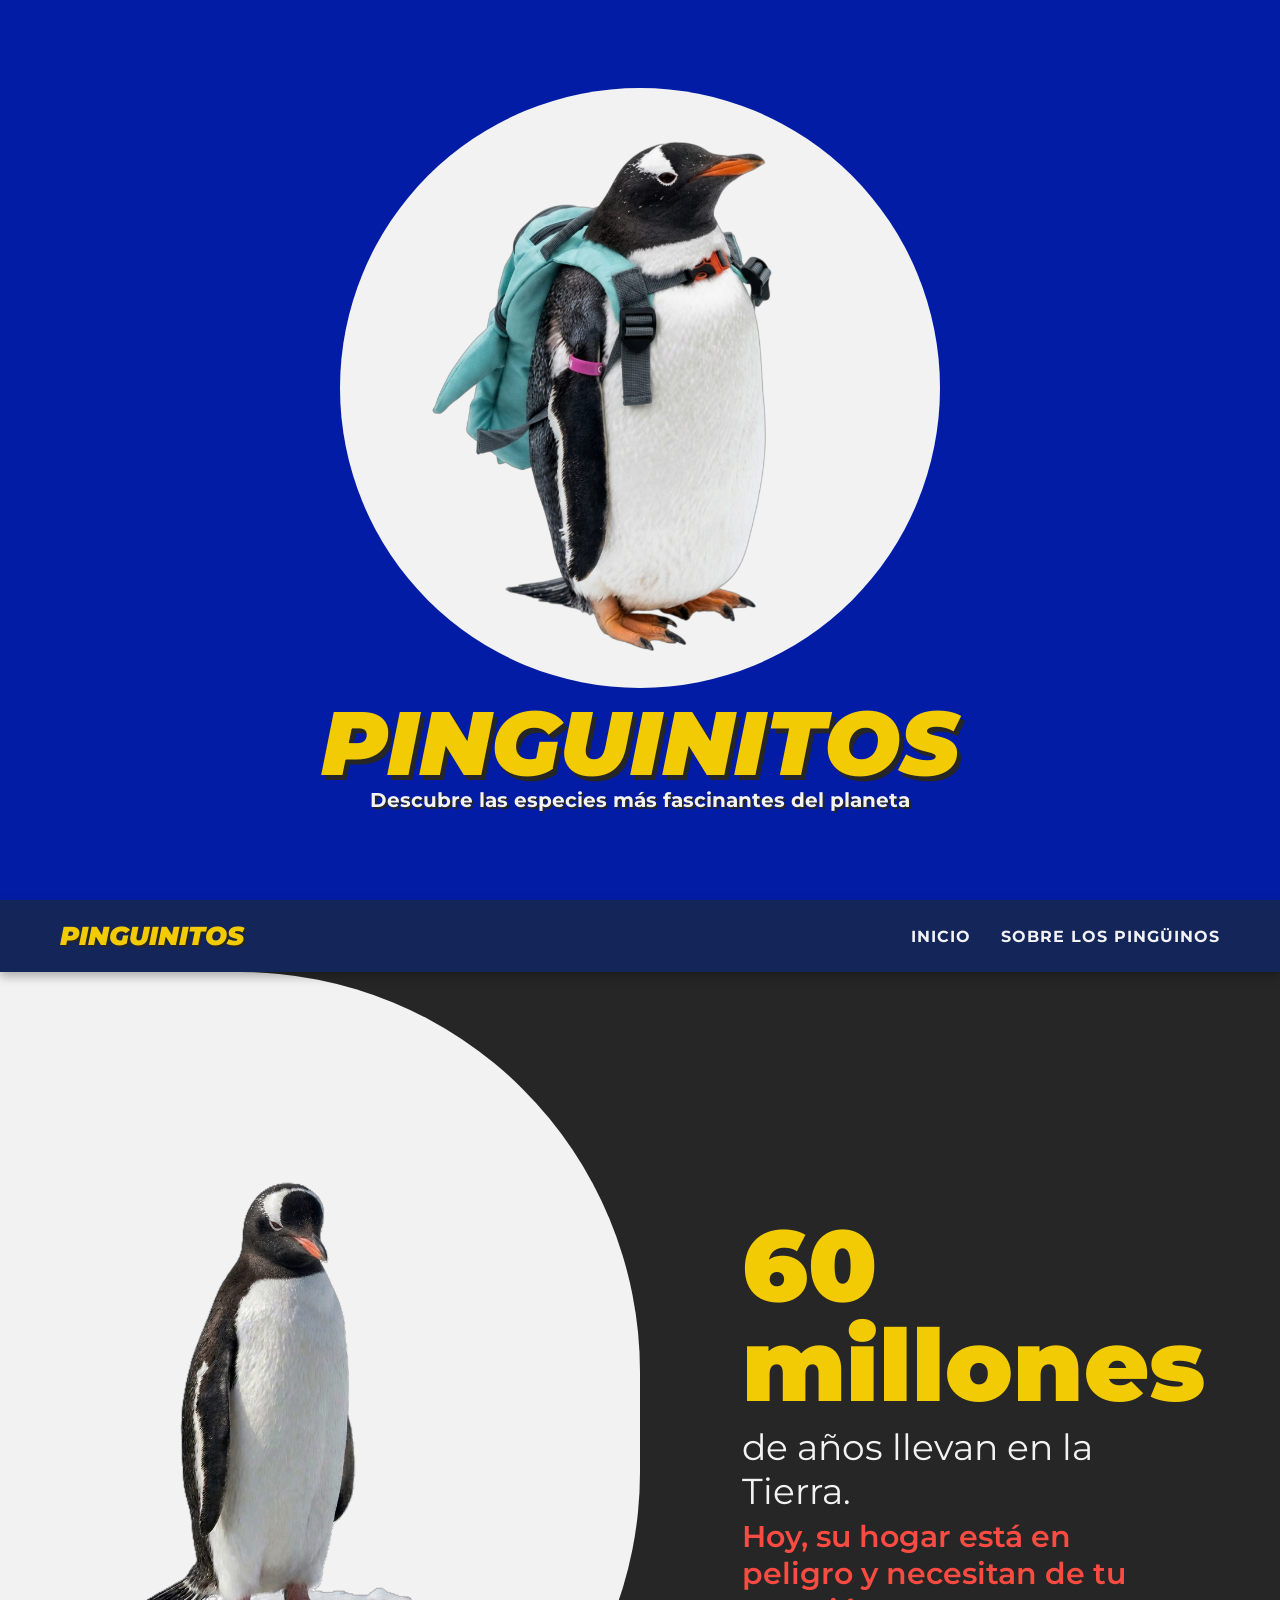
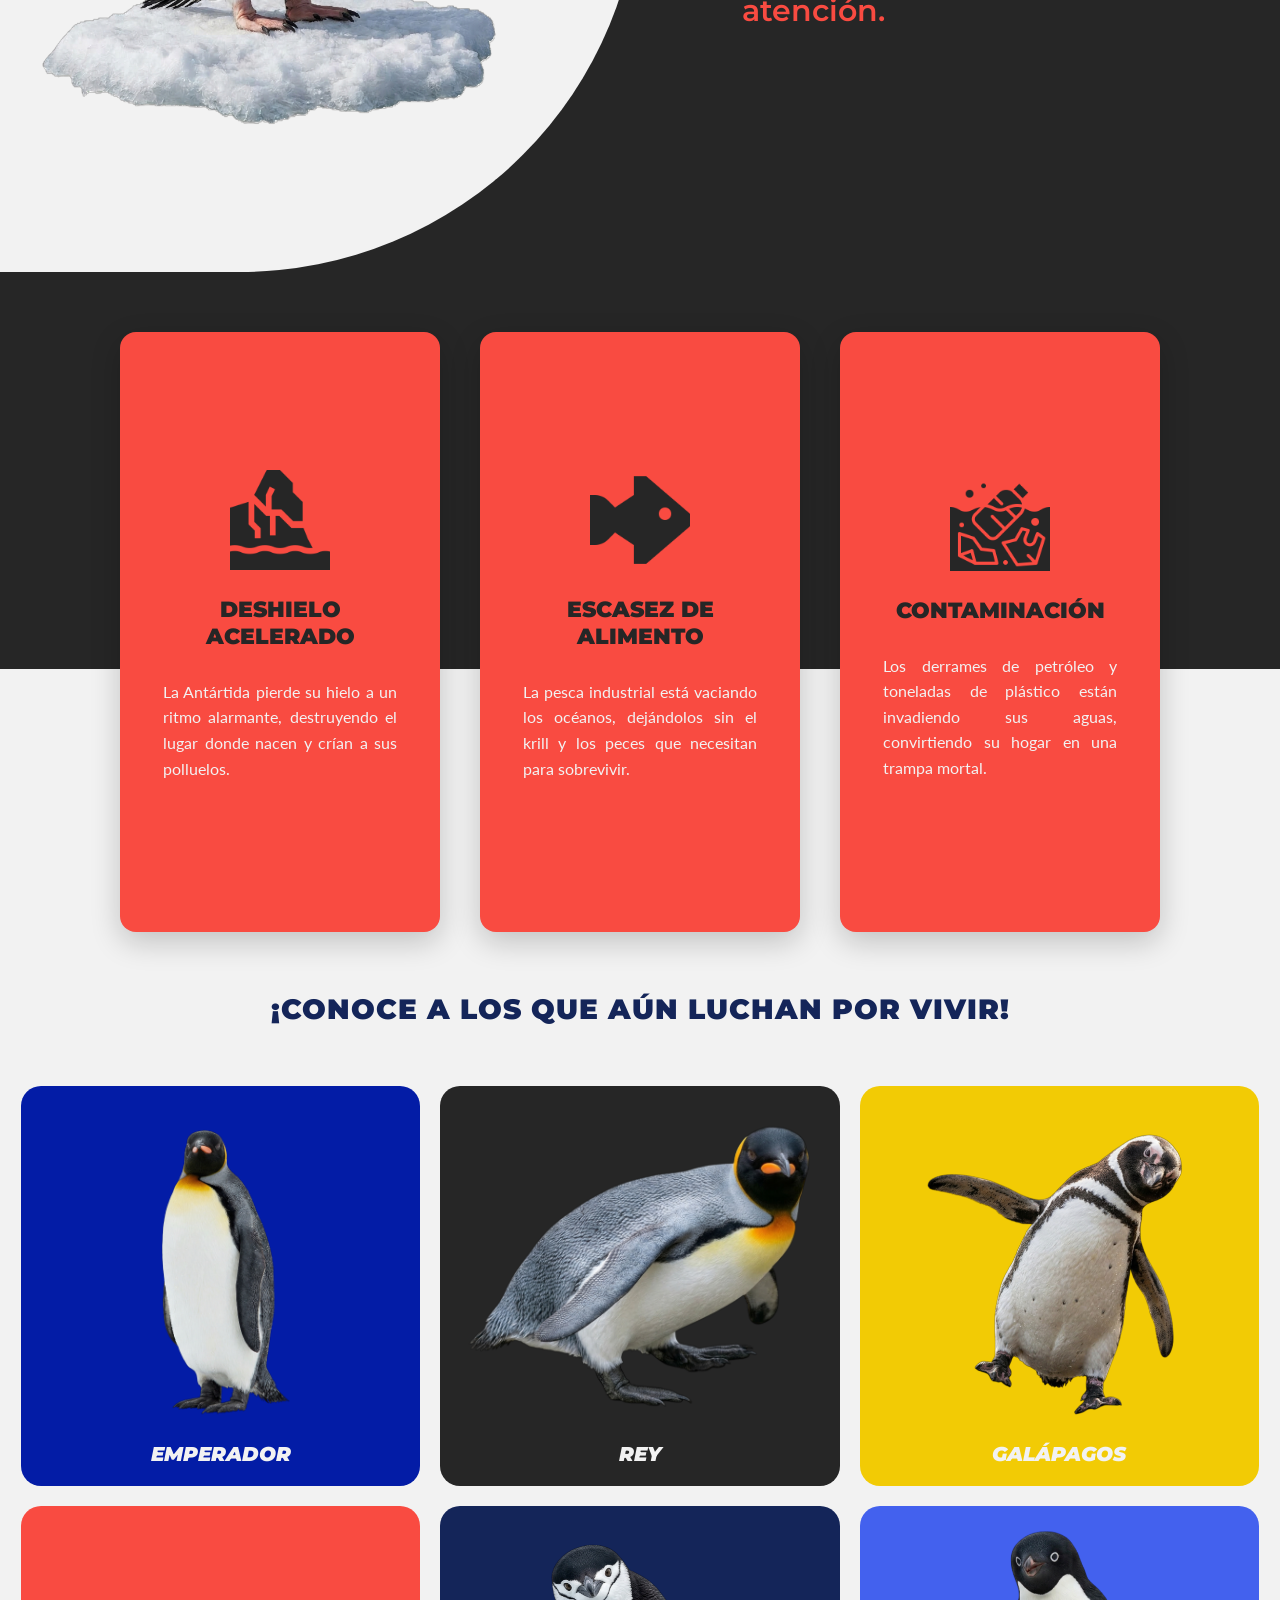
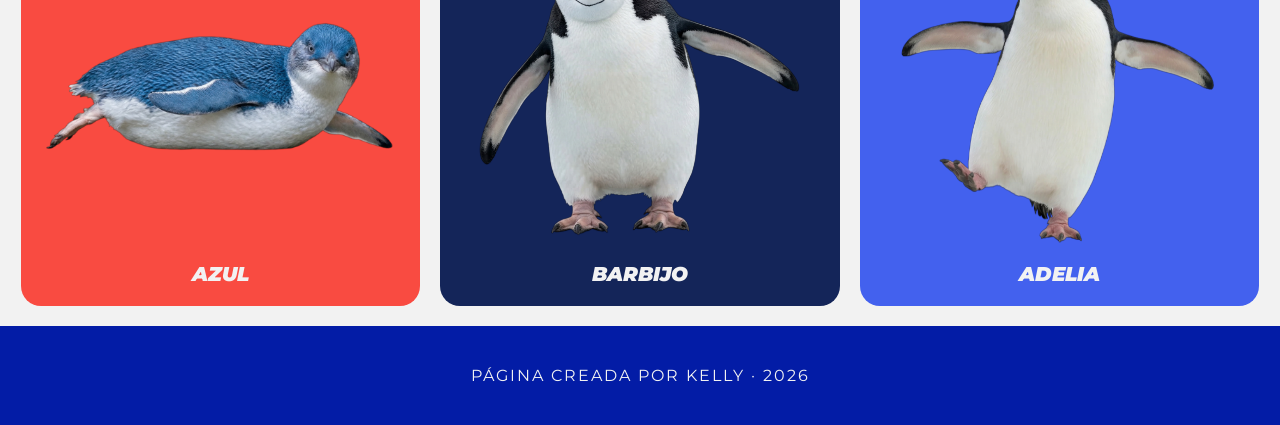
<file: index.html>
<!DOCTYPE html>
<html lang="es">
<head>
    <meta charset="UTF-8">
    <meta name="viewport" content="width=device-width, initial-scale=1.0">
    <title>Pingüinos</title>

    <link rel="stylesheet" href="style.css">
    <link href="https://fonts.googleapis.com/css2?family=Montserrat:wght@400;700;900&family=Lato:wght@400;700&display=swap" rel="stylesheet">
</head>

<body>
    <section id="hero">  
        <div class="hero-imagen">
            <img src="img/pinguino1.png" alt="Pingüino">
        </div>
        <h1>PINGUINITOS</h1>
        <p>Descubre las especies más fascinantes del planeta</p>
    </section>

    <header>
        <a href="index.html" class="logo">PINGUINITOS</a>
        <nav>
            <a href="#">Inicio</a>
            <a href="#sobre-pinguinos">Sobre los pingüinos</a>
        </nav>
    </header>
        
    <section id="impacto">
        <div class="impacto-imagen">
            <img src="img/pinguino-hielo.png" alt="Pingüino en el hielo">
        </div>
        <div class="impacto-texto">
            <p class="impacto-dato">60 millones</p>
            <p class="impacto-subtitulo">de años llevan en la Tierra.</p>
            <p class="impacto-frase">Hoy, su hogar está en peligro y necesitan de tu atención.</p>
        </div>
    </section>

    <section id="problematicas">
        <div class="problematicas-cards">
            
            <div class="problema-card">
                <img src="img/deshielo.png" alt="Deshielo" class="problema-icono">
                <h3>Deshielo acelerado</h3>
                <p>La Antártida pierde su hielo a un ritmo alarmante, destruyendo el lugar donde nacen y crían a sus polluelos.</p>
            </div>
            
            <div class="problema-card">
                <img src="img/pez.png" alt="Escasez de alimento" class="problema-icono">
                <h3>Escasez de alimento</h3>
                <p>La pesca industrial está vaciando los océanos, dejándolos sin el krill y los peces que necesitan para sobrevivir.</p>
            </div>
            
            <div class="problema-card">
                <img src="img/contaminacion.png" alt="Contaminación" class="problema-icono">
                <h3>Contaminación</h3>
                <p>Los derrames de petróleo y toneladas de plástico están invadiendo sus aguas, convirtiendo su hogar en una trampa mortal.</p>
            </div>
            
        </div>
        
        <div class="problematicas-frase">
            <p>¡Conoce a los que aún luchan por vivir!</p>
        </div>
    </section>

    <main id="sobre-pinguinos">
            <a href="emperador.html" class="card" id="card-emperador">
                <img src="img/emperador.png" alt="Pingüino Emperador">
                <h2>Emperador</h2>
            </a>

            <a href="rey.html" class="card" id="card-rey">
                <img src="img/rey.png" alt="Pingüino Rey">
                <h2>Rey</h2>
            </a>
            
           <a href="galapagos.html" class="card" id="card-galapagos">
                <img src="img/galapagos.png" alt="Pingüino Galápagos">
                <h2>Galápagos</h2>
            </a>

           <a href="azul.html" class="card" id="card-azul">
                <img src="img/azul.png" alt="Pingüino Azul">
                <h2>Azul</h2>
            </a>

            <a href="barbijo.html" class="card" id="card-barbijo">
                <img src="img/barbijo.png" alt="Pingüino Barbijo">
                <h2>Barbijo</h2>
            </a>

            <a href="adelia.html" class="card" id="card-adelia">
                <img src="img/adelia.png" alt="Pingüino Adelia">
                <h2>Adelia</h2>
            </a>

        
        
    </main>

    <footer>
        <p>Página creada por Kelly · 2026 </p> 
    </footer>   

</body>
</html>
</file>
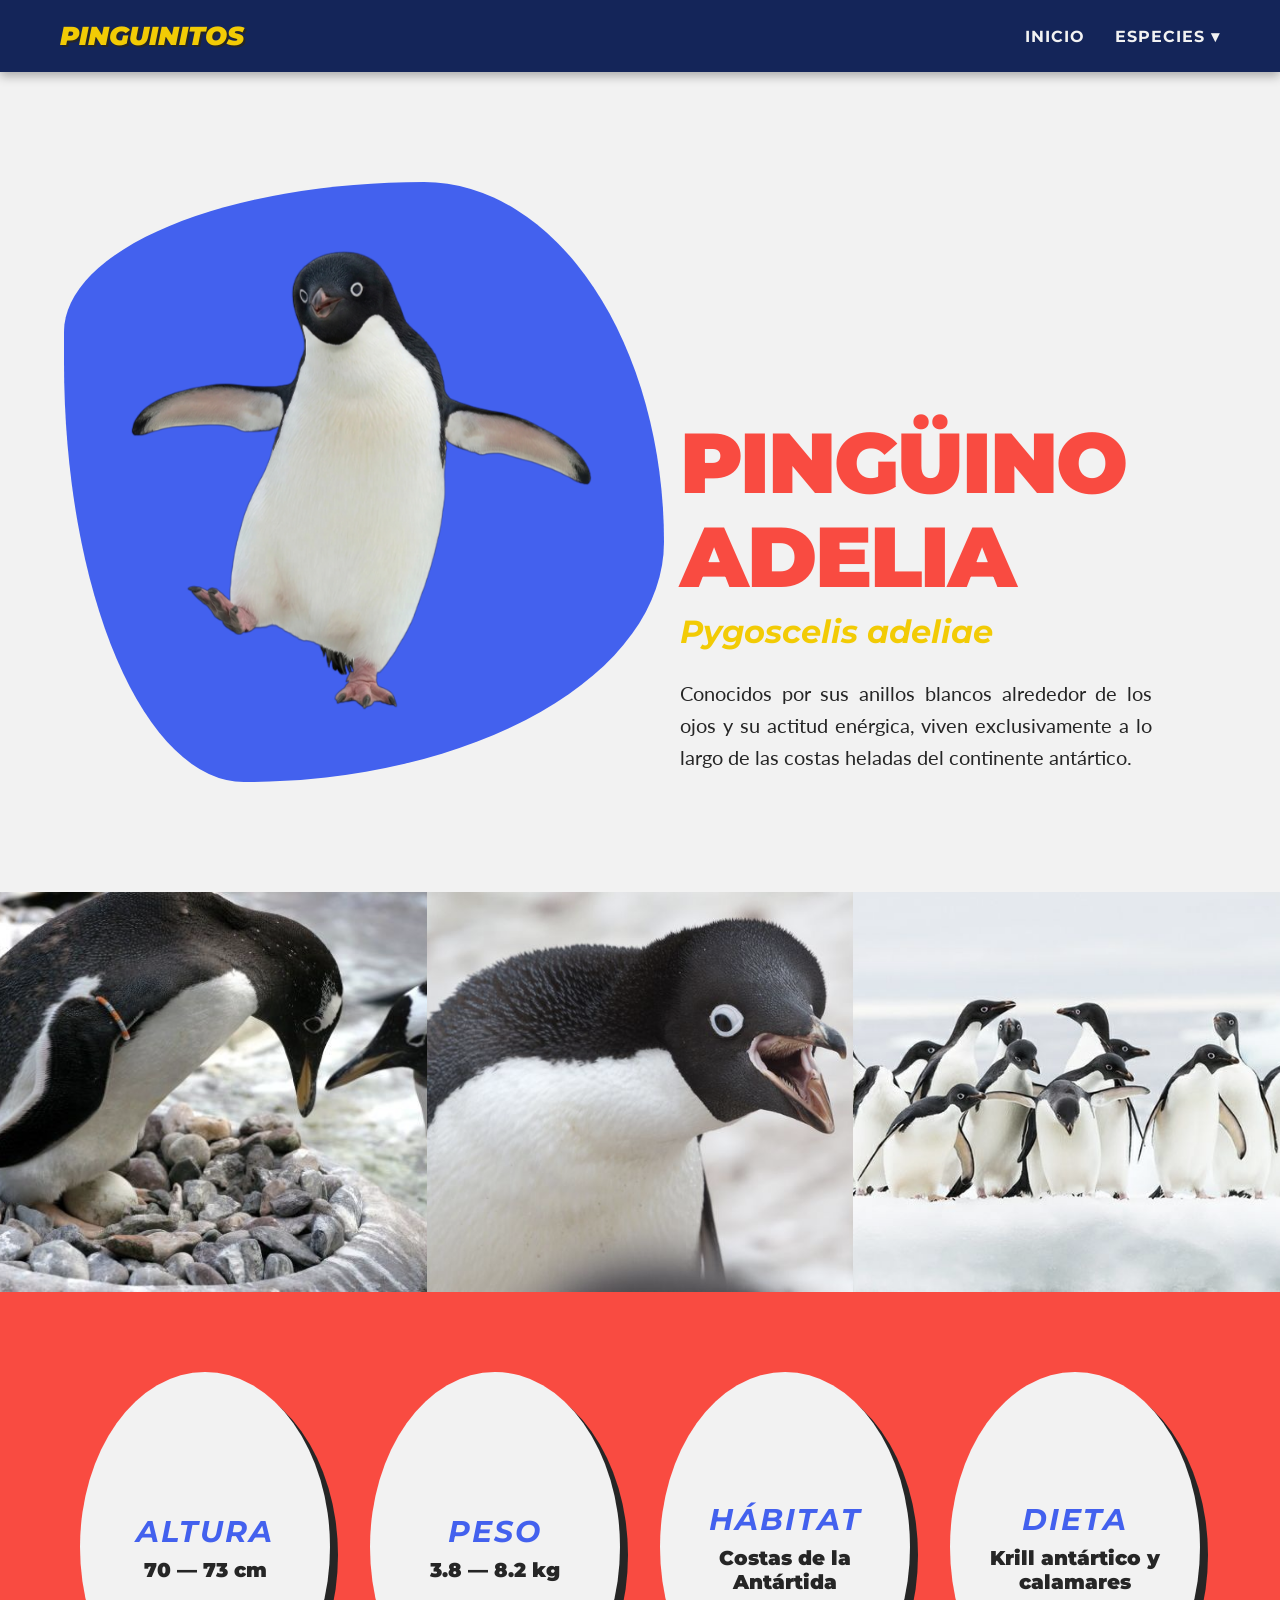
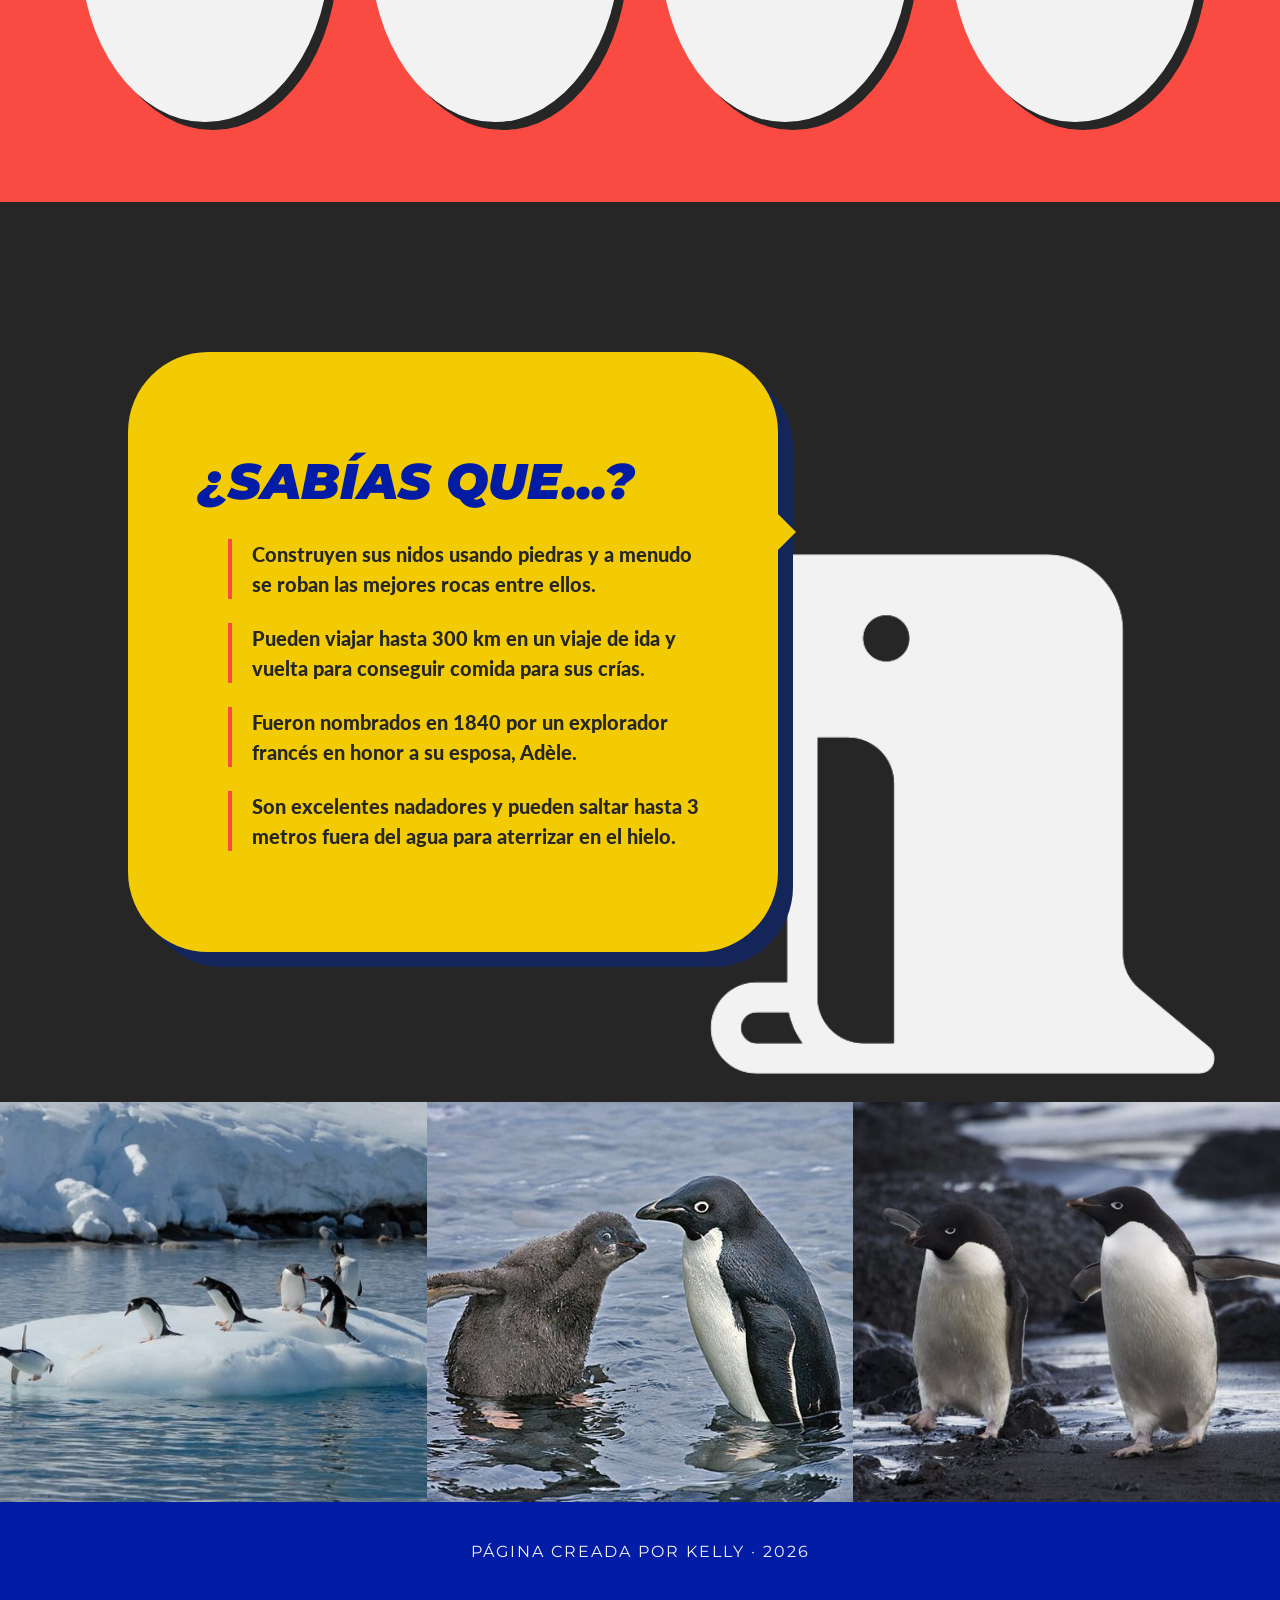
<file: adelia.html>
<!DOCTYPE html>
<html lang="es">
<head>
    <meta charset="UTF-8">
    <meta name="viewport" content="width=device-width, initial-scale=1.0">
    <title>Adelia | Pinguinitos</title>
    <link rel="stylesheet" href="style.css">
    <link href="https://fonts.googleapis.com/css2?family=Montserrat:wght@400;700;900&family=Lato:wght@400;700&display=swap" rel="stylesheet">
</head>
<body class="pagina-adelia">

    <header>
        <a href="index.html" class="logo">PINGUINITOS</a>
        <nav>
            <a href="index.html">Inicio</a>
            <div class="dropdown">
                <a href="#" onclick="return false;">Especies ▾</a>
                <div class="dropdown-menu">
                    <a href="emperador.html">Emperador</a>
                    <a href="adelia.html">Adelia</a>
                    <a href="galapagos.html">Galápagos</a>
                    <a href="azul.html">Azul</a>
                    <a href="rey.html">Rey</a>
                    <a href="barbijo.html">Barbijo</a>
                </div>
            </div>
        </nav>
    </header>

    <section class= "pinguino-hero" id="pinguino-adelia">
        <div class="pinguino-foto">    
            <img src="img/adelia.png" alt="Pingüino Adelia">
        </div>
        <div class="pinguino-info">
            <h1>Pingüino Adelia</h1>
            <h2>Pygoscelis adeliae</h2>
            <p>Conocidos por sus anillos blancos alrededor de los ojos y su actitud enérgica, viven exclusivamente a lo largo de las costas heladas del continente antártico.</p>
        </div>
    </section>

    <section class="galeria">
        <img src="img/adelia1.jpg" alt="Adelia en la nieve">
        <img src="img/adelia2.jpg" alt="Adelia saltando">
        <img src="img/adelia3.jpg" alt="Colonia de Adelias">
    </section>

    <section class="datos-rapidos">
        <div class="dato-ovalo">
            <h3>Altura</h3>
            <p>70 — 73 cm</p>
        </div>
        <div class="dato-ovalo">
            <h3>Peso</h3>
            <p>3.8 — 8.2 kg</p>
        </div>
        <div class="dato-ovalo">
            <h3>Hábitat</h3>
            <p>Costas de la Antártida</p>
        </div>
        <div class="dato-ovalo">
            <h3>Dieta</h3>
            <p>Krill antártico y calamares</p>
        </div>
    </section>

    <section class="curiosidades">
        <div class="burbuja">
            <h3>¿Sabías que...?</h3>
            <ul>
                <li>Construyen sus nidos usando piedras y a menudo se roban las mejores rocas entre ellos.</li>
                <li>Pueden viajar hasta 300 km en un viaje de ida y vuelta para conseguir comida para sus crías.</li>
                <li>Fueron nombrados en 1840 por un explorador francés en honor a su esposa, Adèle.</li>
                <li>Son excelentes nadadores y pueden saltar hasta 3 metros fuera del agua para aterrizar en el hielo.</li>
            </ul>
        </div>
        <div class="curiosidades-pinguino">
            <img src="img/pinguino.png" alt="Curiosidad Adelia"> 
        </div>
    </section>

    <section class="galeria">
        <img src="img/adelia4.jpg" alt="Adelia nadando">
        <img src="img/adelia5.jpg" alt="Crias de adelia">
        <img src="img/adelia6.jpg" alt="Adelia en el hielo">
    </section>
    
    <footer>
        <p>Página creada por Kelly · 2026 </p> 
    </footer>  

</body>
</html>
</file>
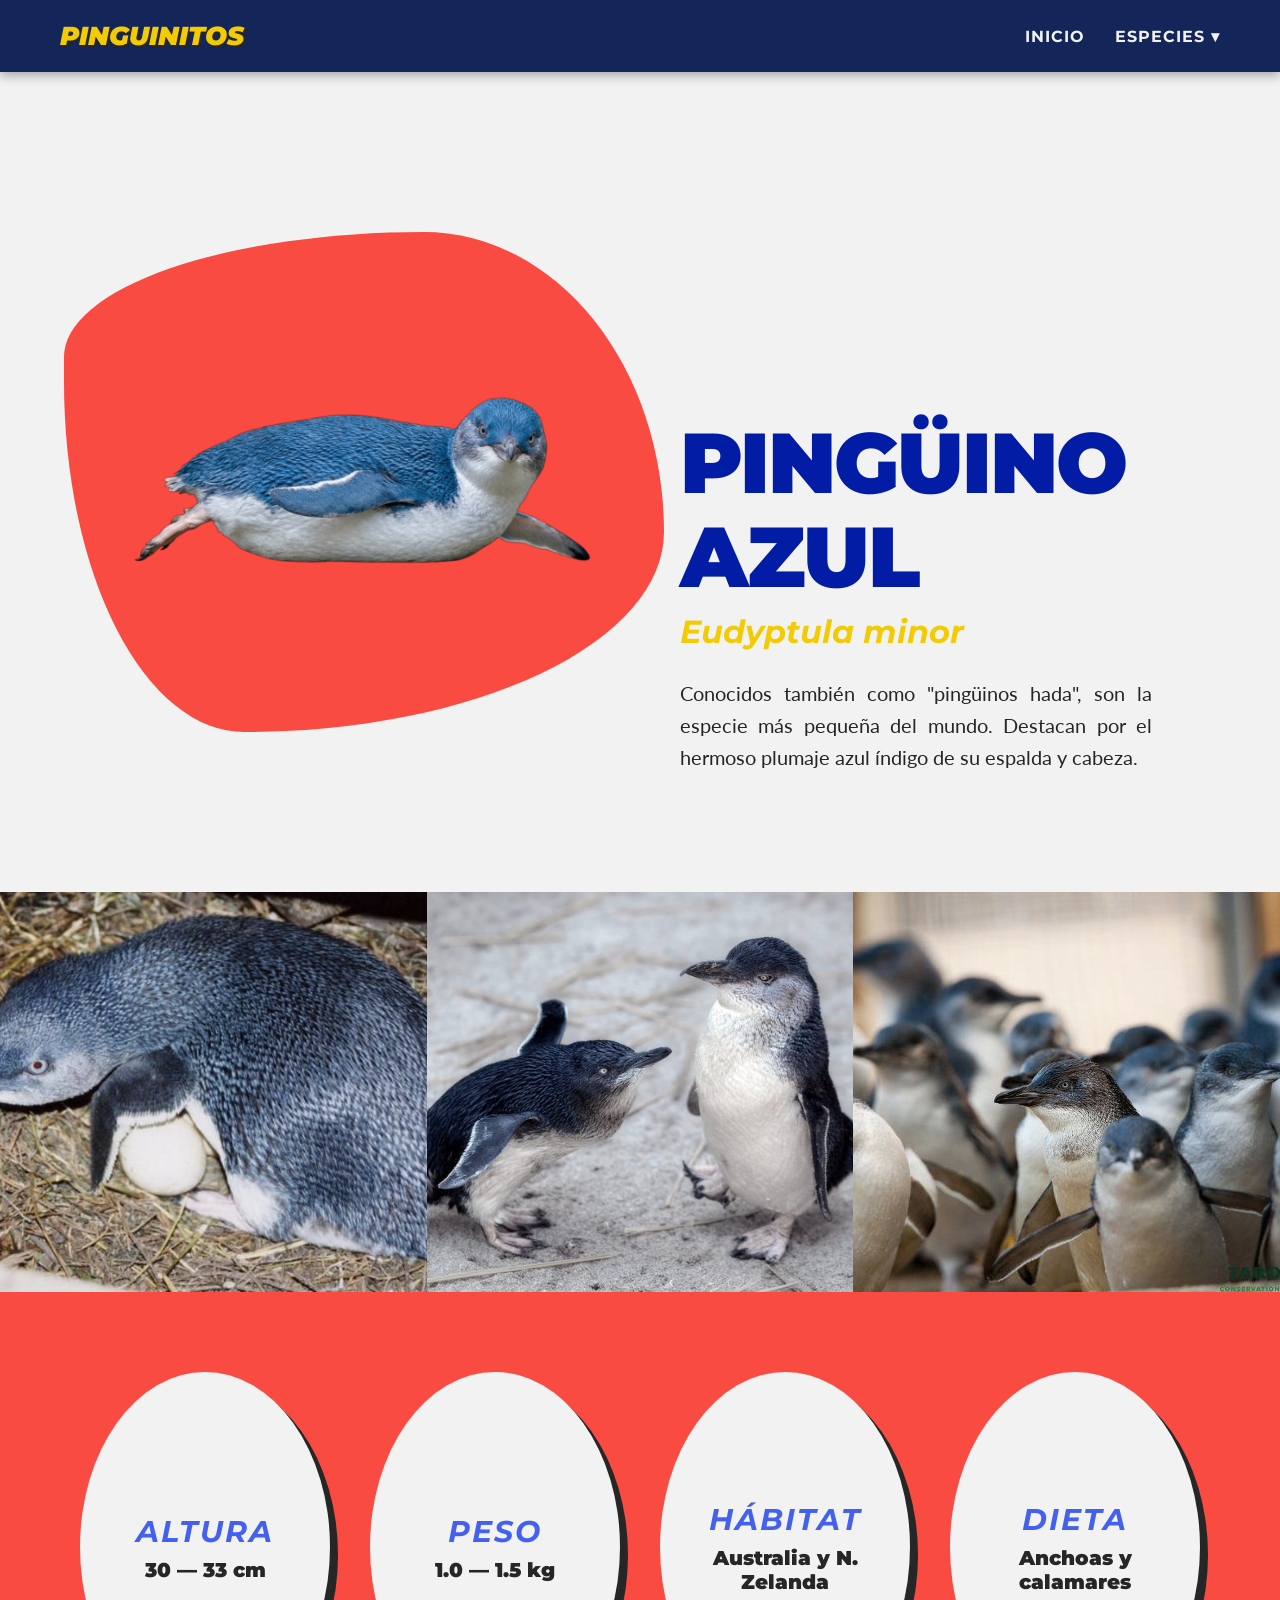
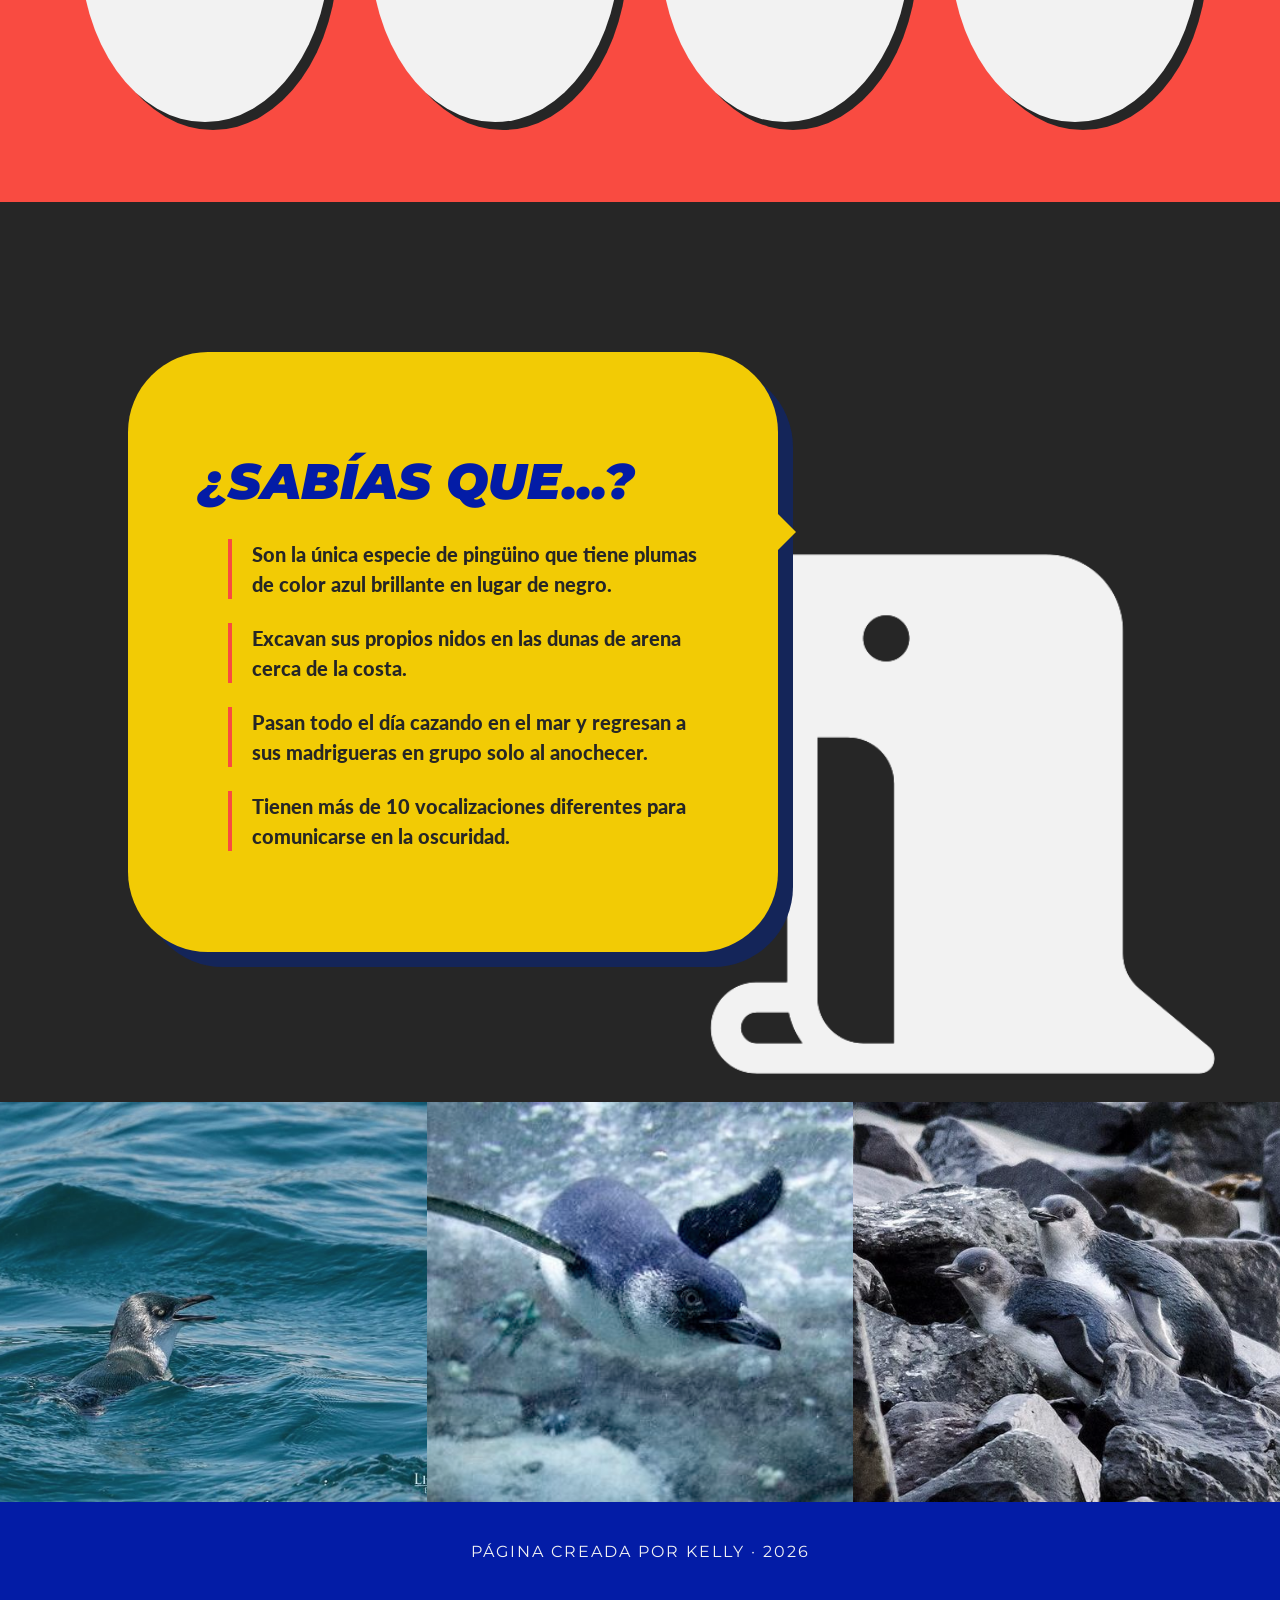
<file: azul.html>
<!DOCTYPE html>
<html lang="es">
<head>
    <meta charset="UTF-8">
    <meta name="viewport" content="width=device-width, initial-scale=1.0">
    <title>Azul | Pinguinitos</title>
    <link rel="stylesheet" href="style.css">
    <link href="https://fonts.googleapis.com/css2?family=Montserrat:wght@400;700;900&family=Lato:wght@400;700&display=swap" rel="stylesheet">
</head>
<body class="pagina-azul">

    <header>
        <a href="index.html" class="logo">PINGUINITOS</a>
        <nav>
            <a href="index.html">Inicio</a>
            <div class="dropdown">
                <a href="#" onclick="return false;">Especies ▾</a>
                <div class="dropdown-menu">
                    <a href="emperador.html">Emperador</a>
                    <a href="adelia.html">Adelia</a>
                    <a href="galapagos.html">Galápagos</a>
                    <a href="azul.html">Azul</a>
                    <a href="rey.html">Rey</a>
                    <a href="barbijo.html">Barbijo</a>
                </div>
            </div>
        </nav>
    </header>

    <section class= "pinguino-hero" id="pinguino-azul">
        <div class="pinguino-foto">    
            <img src="img/azul.png" alt="Pingüino Azul">
        </div>
        <div class="pinguino-info">
            <h1>Pingüino Azul</h1>
            <h2>Eudyptula minor</h2>
            <p>Conocidos también como "pingüinos hada", son la especie más pequeña del mundo. Destacan por el hermoso plumaje azul índigo de su espalda y cabeza.</p>
        </div>
    </section>

    <section class="galeria">
        <img src="img/azul1.jpg" alt="Azul en la playa">
        <img src="img/azul2.jpg" alt="Pingüino hada">
        <img src="img/azul3.jpg" alt="Nido de pingüino azul">
    </section>

    <section class="datos-rapidos">
        <div class="dato-ovalo">
            <h3>Altura</h3>
            <p>30 — 33 cm</p>
        </div>
        <div class="dato-ovalo">
            <h3>Peso</h3>
            <p>1.0 — 1.5 kg</p>
        </div>
        <div class="dato-ovalo">
            <h3>Hábitat</h3>
            <p>Australia y N. Zelanda</p>
        </div>
        <div class="dato-ovalo">
            <h3>Dieta</h3>
            <p>Anchoas y calamares</p>
        </div>
    </section>

    <section class="curiosidades">
        <div class="burbuja">
            <h3>¿Sabías que...?</h3>
            <ul>
                <li>Son la única especie de pingüino que tiene plumas de color azul brillante en lugar de negro.</li>
                <li>Excavan sus propios nidos en las dunas de arena cerca de la costa.</li>
                <li>Pasan todo el día cazando en el mar y regresan a sus madrigueras en grupo solo al anochecer.</li>
                <li>Tienen más de 10 vocalizaciones diferentes para comunicarse en la oscuridad.</li>
            </ul>
        </div>
        <div class="curiosidades-pinguino">
            <img src="img/pinguino.png" alt="Curiosidad">
        </div>
    </section>

    <section class="galeria">
        <img src="img/azul4.jpg" alt="Pingüinos azules caminando">
        <img src="img/azul5.jpg" alt="Azul nadando">
        <img src="img/azul6.jpg" alt="Grupo de pingüinos azules">
    </section>
    
    <footer>
        <p>Página creada por Kelly · 2026 </p> 
    </footer>  

</body>
</html>
</file>
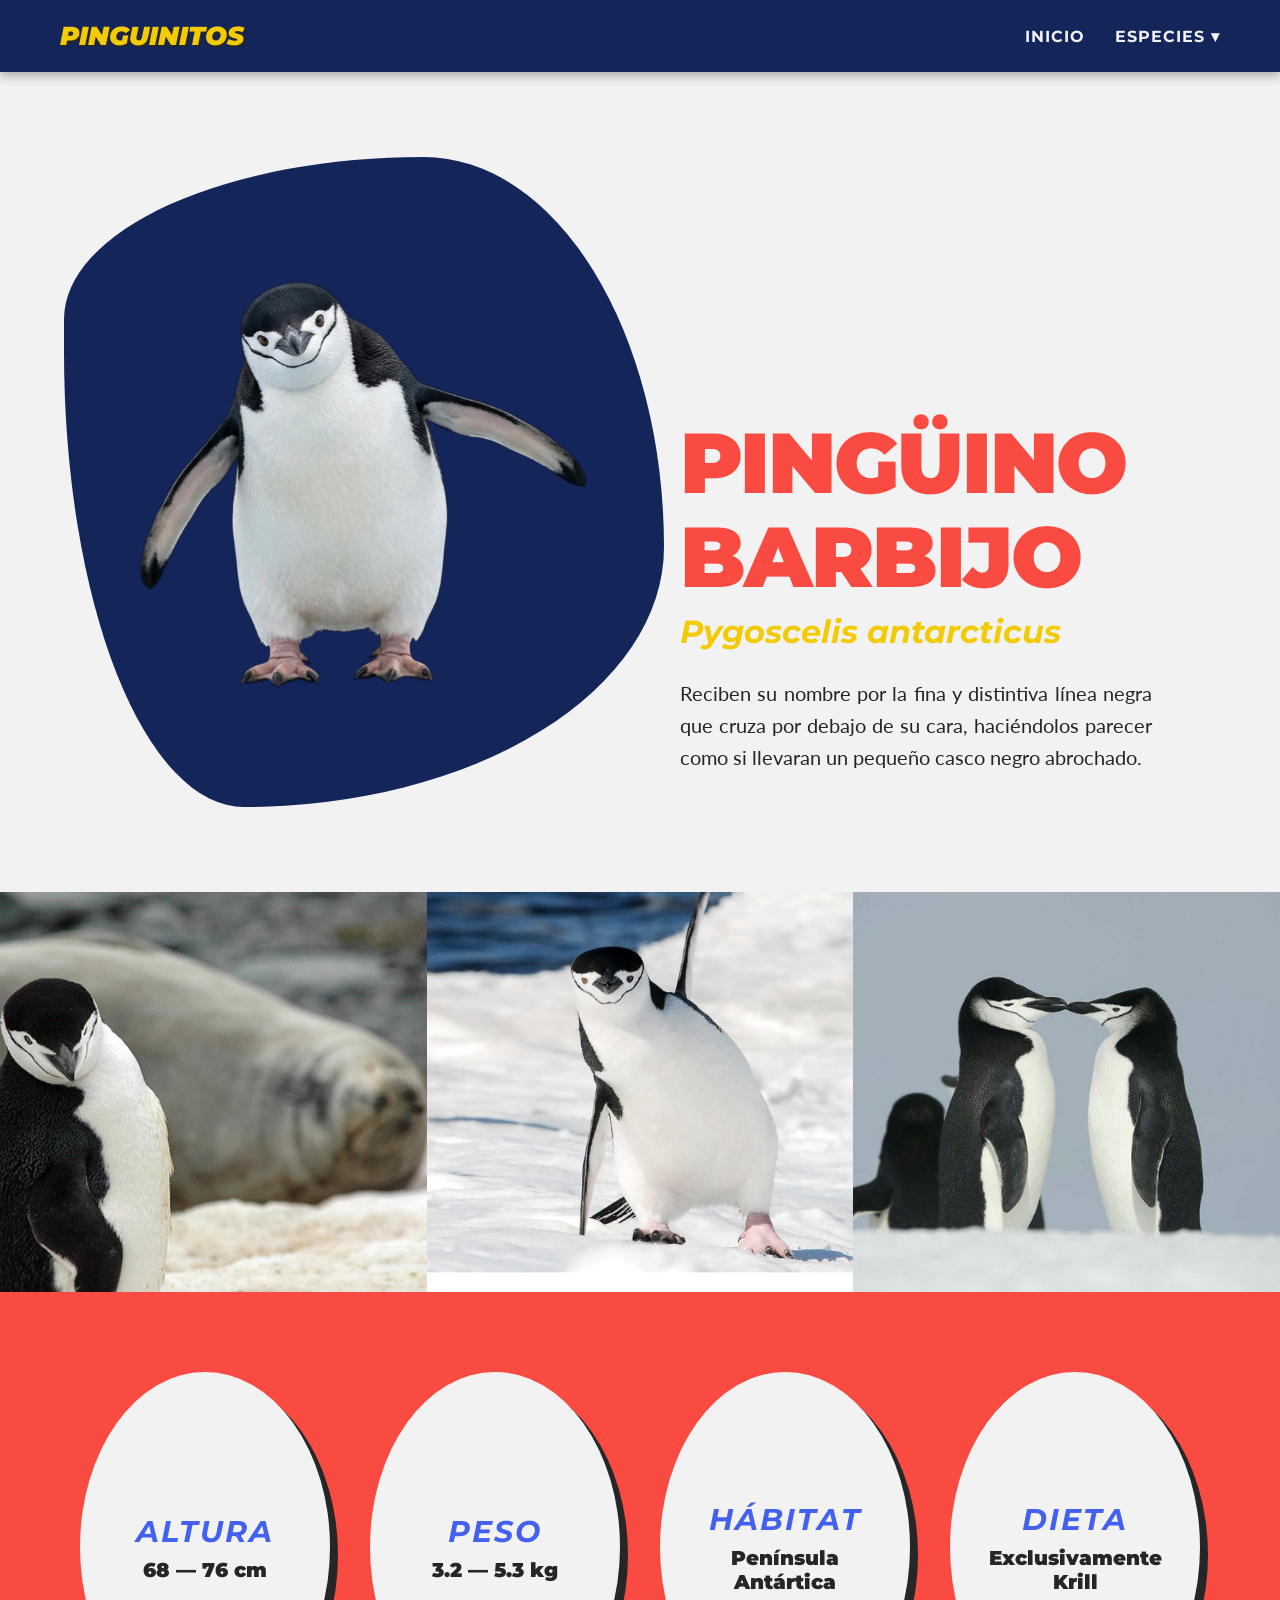
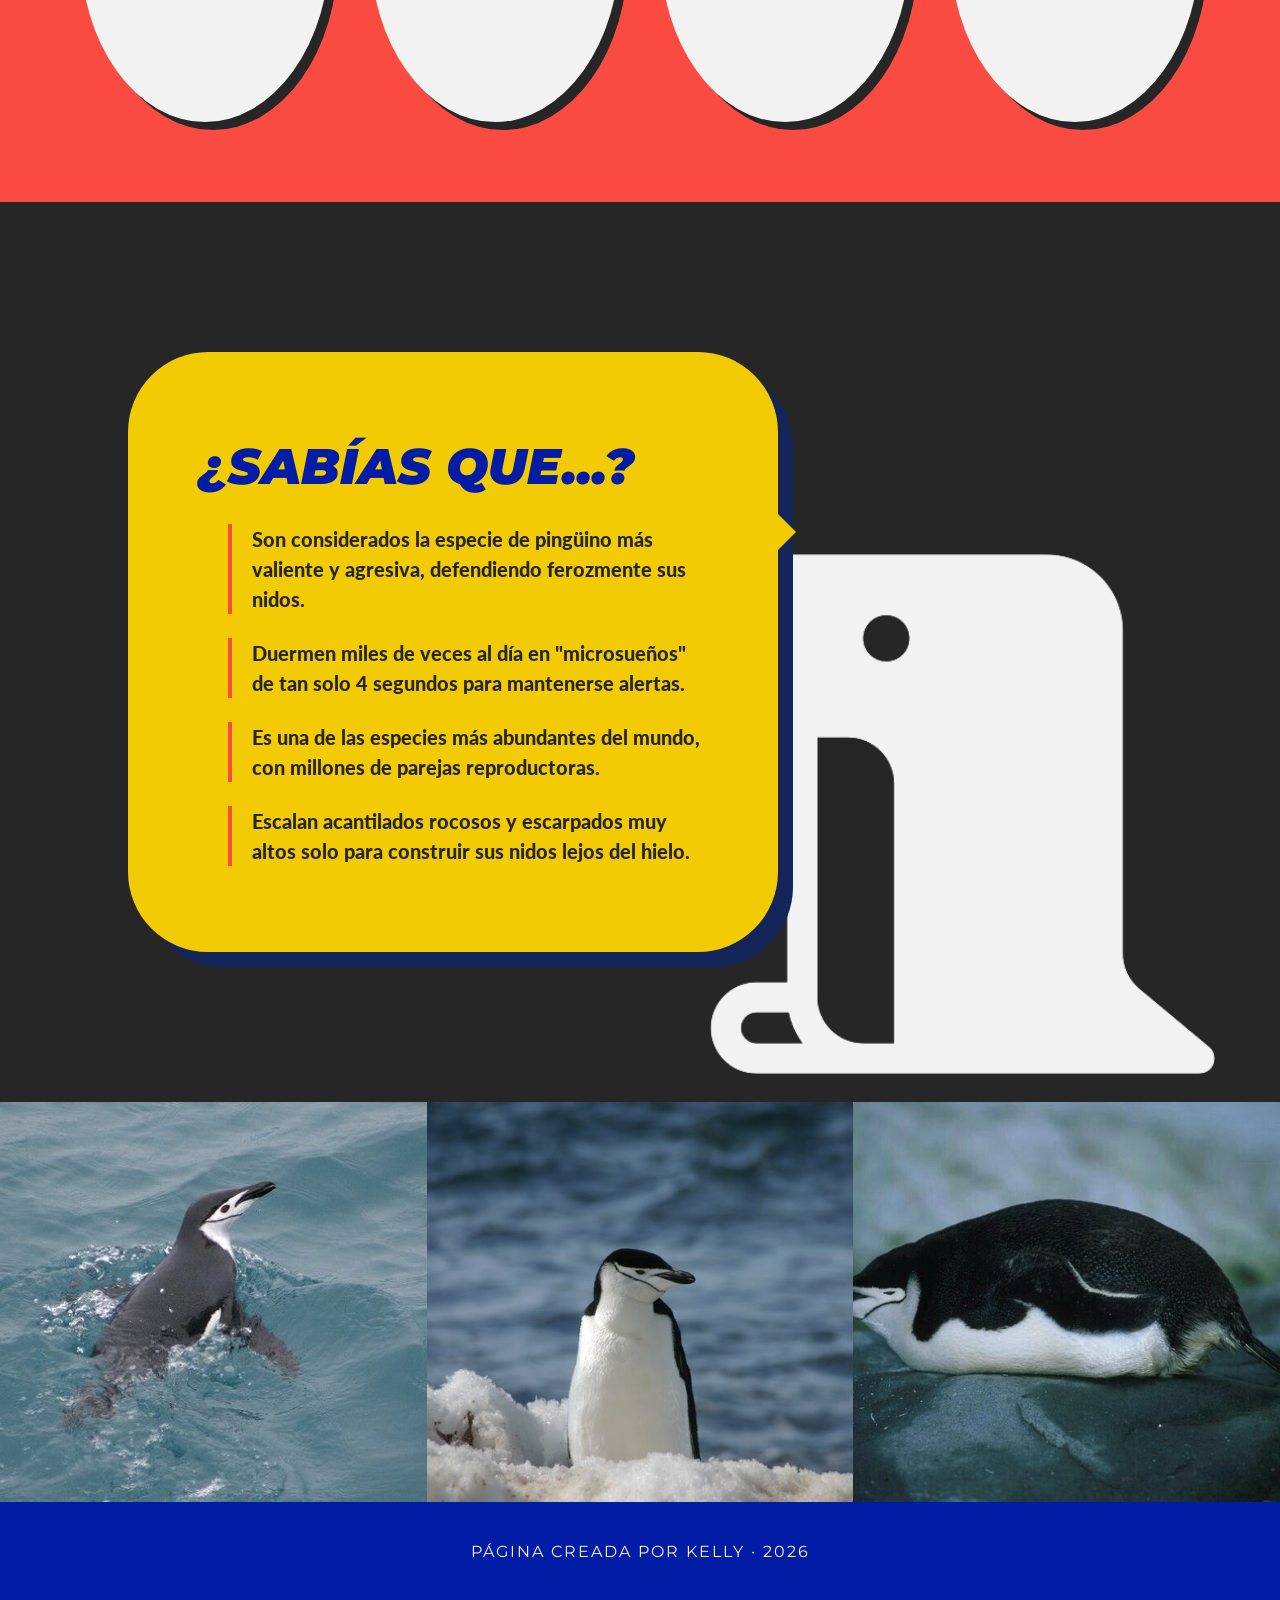
<file: barbijo.html>
<!DOCTYPE html>
<html lang="es">
<head>
    <meta charset="UTF-8">
    <meta name="viewport" content="width=device-width, initial-scale=1.0">
    <title>Barbijo | Pinguinitos</title>
    <link rel="stylesheet" href="style.css">
    <link href="https://fonts.googleapis.com/css2?family=Montserrat:wght@400;700;900&family=Lato:wght@400;700&display=swap" rel="stylesheet">
</head>
<body>

    <header>
        <a href="index.html" class="logo">PINGUINITOS</a>
        <nav>
            <a href="index.html">Inicio</a>
            <div class="dropdown">
                <a href="#" onclick="return false;">Especies ▾</a>
                <div class="dropdown-menu">
                    <a href="emperador.html">Emperador</a>
                    <a href="adelia.html">Adelia</a>
                    <a href="galapagos.html">Galápagos</a>
                    <a href="azul.html">Azul</a>
                    <a href="rey.html">Rey</a>
                    <a href="barbijo.html">Barbijo</a>
                </div>
            </div>
        </nav>
    </header>

    <section class= "pinguino-hero" id="pinguino-barbijo">
        <div class="pinguino-foto">    
            <img src="img/barbijo.png" alt="Pingüino Barbijo">
        </div>
        <div class="pinguino-info">
            <h1>Pingüino Barbijo</h1>
            <h2>Pygoscelis antarcticus</h2>
            <p>Reciben su nombre por la fina y distintiva línea negra que cruza por debajo de su cara, haciéndolos parecer como si llevaran un pequeño casco negro abrochado.</p>
        </div>
    </section>

    <section class="galeria">
        <img src="img/barbijo1.jpg" alt="Barbijo en rocas">
        <img src="img/barbijo2.jpg" alt="Pareja de barbijos">
        <img src="img/barbijo3.jpg" alt="Colonia de barbijos">
    </section>

    <section class="datos-rapidos">
        <div class="dato-ovalo">
            <h3>Altura</h3>
            <p>68 — 76 cm</p>
        </div>
        <div class="dato-ovalo">
            <h3>Peso</h3>
            <p>3.2 — 5.3 kg</p>
        </div>
        <div class="dato-ovalo">
            <h3>Hábitat</h3>
            <p>Península Antártica</p>
        </div>
        <div class="dato-ovalo">
            <h3>Dieta</h3>
            <p>Exclusivamente Krill</p>
        </div>
    </section>

    <section class="curiosidades">
        <div class="burbuja">
            <h3>¿Sabías que...?</h3>
            <ul>
                <li>Son considerados la especie de pingüino más valiente y agresiva, defendiendo ferozmente sus nidos.</li>
                <li>Duermen miles de veces al día en "microsueños" de tan solo 4 segundos para mantenerse alertas.</li>
                <li>Es una de las especies más abundantes del mundo, con millones de parejas reproductoras.</li>
                <li>Escalan acantilados rocosos y escarpados muy altos solo para construir sus nidos lejos del hielo.</li>
            </ul>
        </div>
        <div class="curiosidades-pinguino">
            <img src="img/pinguino.png" alt="Curiosidad">
        </div>
    </section>

    <section class="galeria">
        <img src="img/barbijo4.jpg" alt="Barbijo nadando">
        <img src="img/barbijo5.jpg" alt="Crias de barbijo">
        <img src="img/barbijo6.jpg" alt="Barbijo en la nieve">
    </section>
    
    <footer>
        <p>Página creada por Kelly · 2026 </p> 
    </footer>  

</body>
</html>
</file>
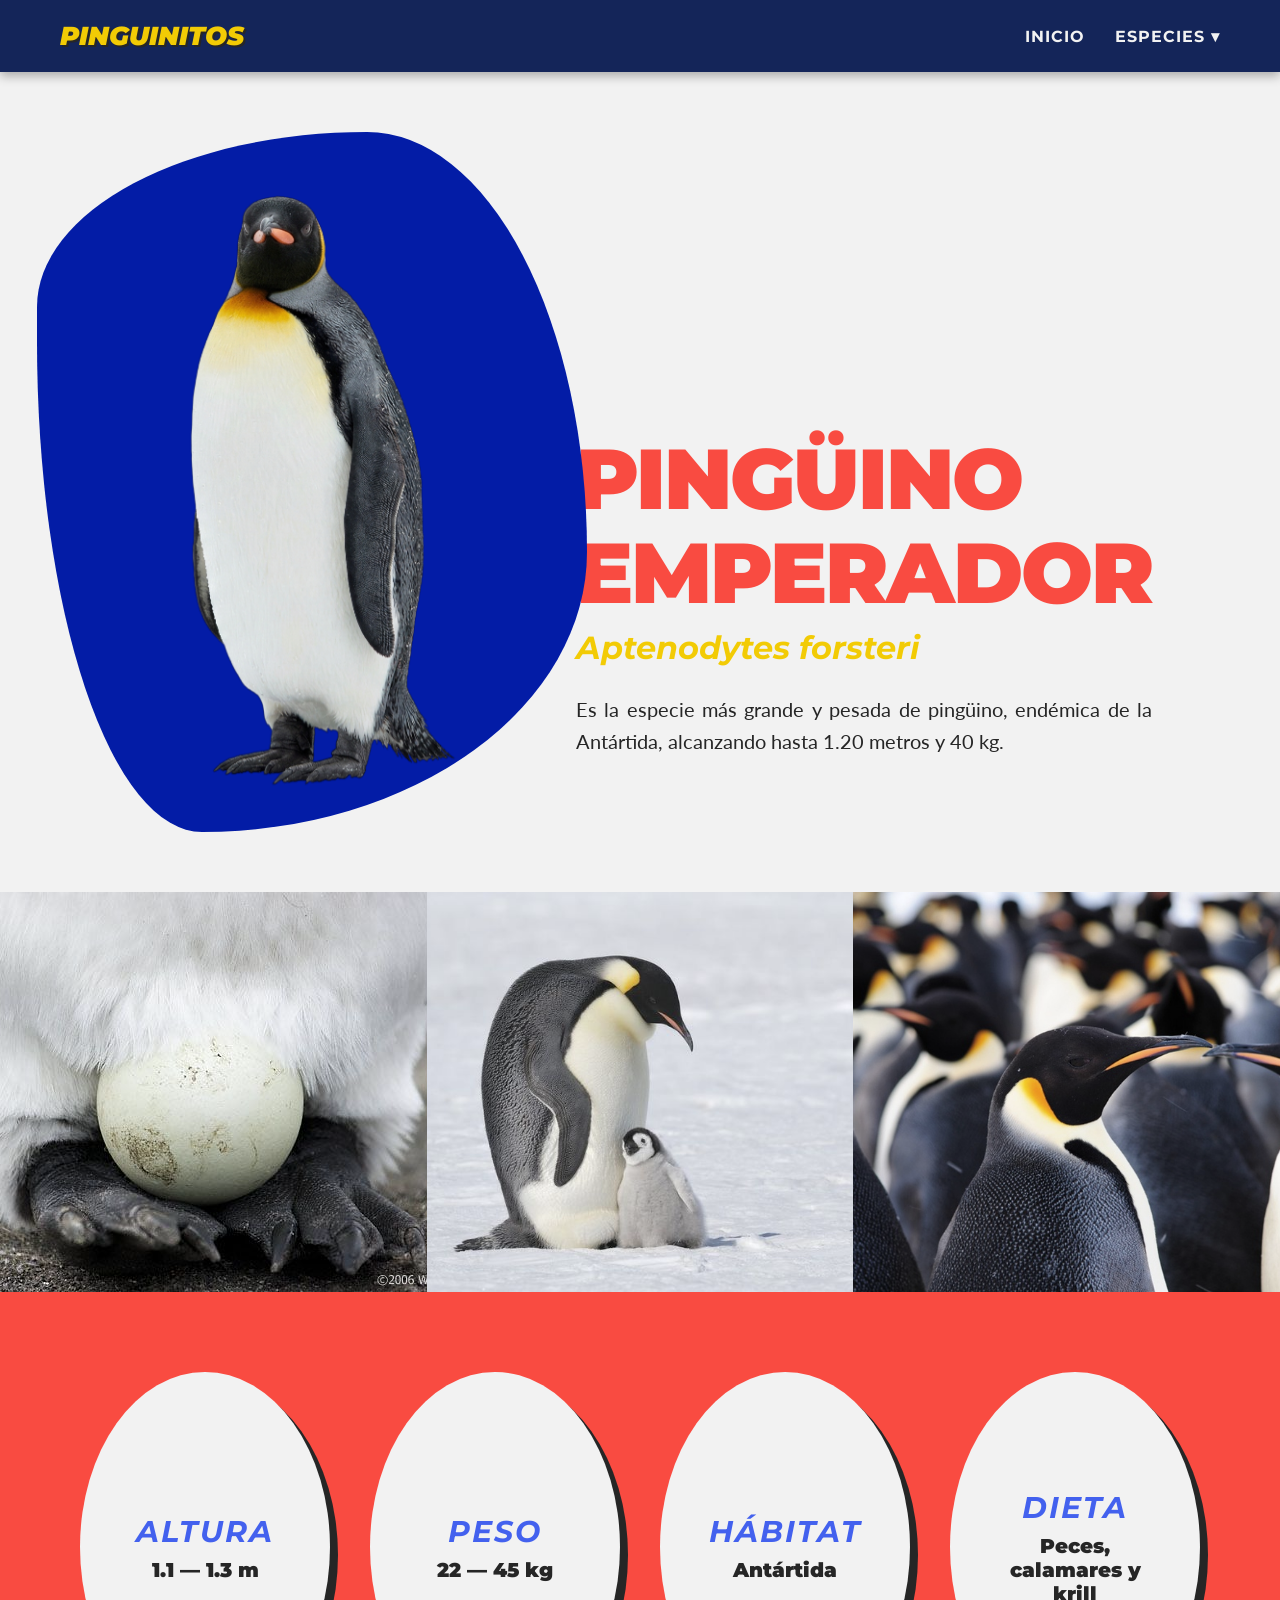
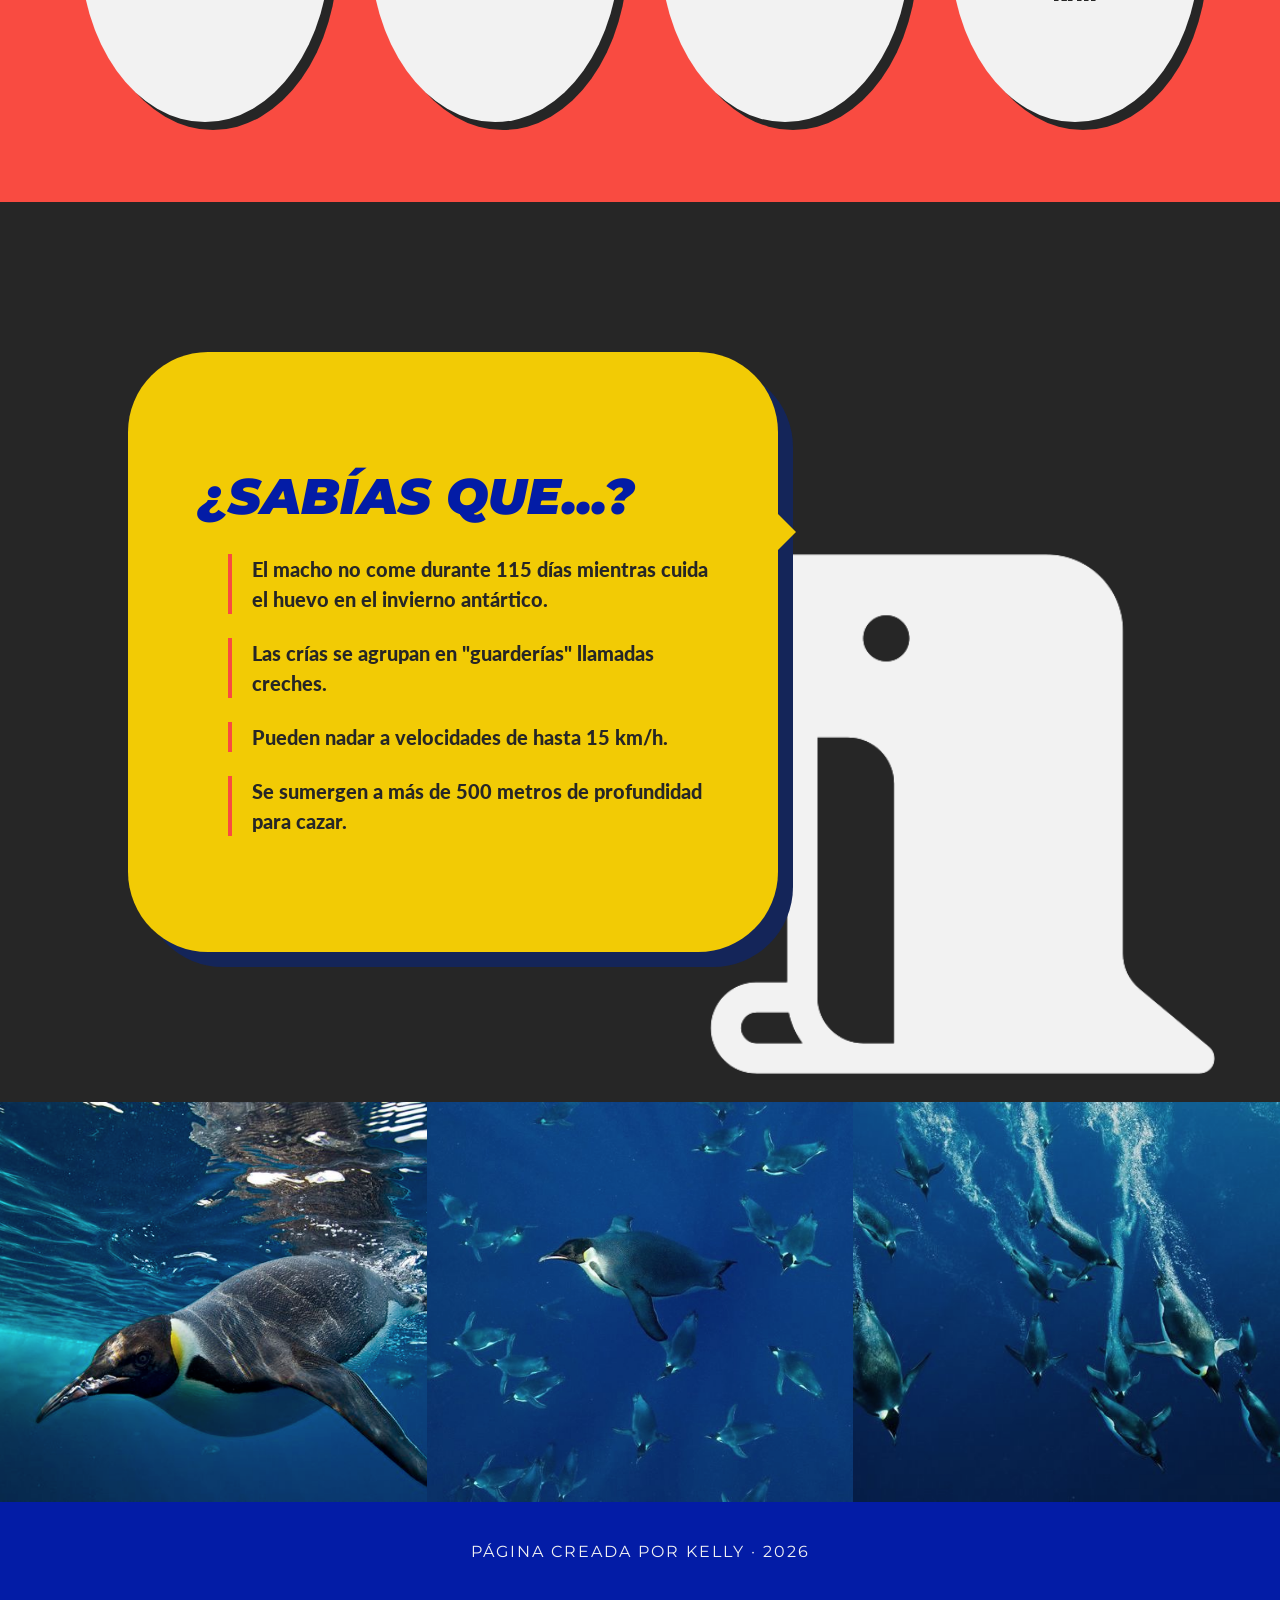
<file: emperador.html>
<!DOCTYPE html>
<html lang="es">
<head>
    <meta charset="UTF-8">
    <meta name="viewport" content="width=device-width, initial-scale=1.0">
    <title>Emperador</title>

    
    <link rel="stylesheet" href="style.css">
    <link href="https://fonts.googleapis.com/css2?family=Montserrat:wght@400;700;900&family=Lato:wght@400;700&display=swap" rel="stylesheet">
</head>
<body>

    <header>
    <a href="index.html" class="logo">PINGUINITOS</a>
    <nav>
        <a href="index.html">Inicio</a>
        <div class="dropdown">
            <a href="#" onclick="return false;">Especies ▾</a>
            <div class="dropdown-menu">
                <a href="emperador.html">Emperador</a>
                <a href="adelia.html">Adelia</a>
                <a href="galapagos.html">Galápagos</a>
                <a href="azul.html">Azul</a>
                <a href="rey.html">Rey</a>
                <a href="barbijo.html">Barbijo</a>
            </div>
        </div>
    </nav>
    </header>

    <section class= "pinguino-hero" id="pinguino-hero">
    <div class="pinguino-foto">    
        <img src="img/emperador.png" alt="Pingüino Emperador">
    </div>

    <div class="pinguino-info">
        <h1>Pingüino Emperador</h1>
        <h2>Aptenodytes forsteri</h2>
        <p>Es la especie más grande y pesada de pingüino, endémica de la Antártida, alcanzando hasta 1.20 metros y 40 kg.</p>
    </div>
    </section>

    <section class="galeria">
        <img src="img/emperador1.jpg" alt="Emperador en la nieve">
        <img src="img/emperador2.jpg" alt="Emperador con cría">
        <img src="img/emperador3.jpg" alt="Colonia de Emperadores">
    </section>

    <section class="datos-rapidos">
        <div class="dato-ovalo">
            <h3>Altura</h3>
            <p>1.1 — 1.3 m</p>
        </div>
        <div class="dato-ovalo">
            <h3>Peso</h3>
            <p>22 — 45 kg</p>
        </div>
        <div class="dato-ovalo">
            <h3>Hábitat</h3>
            <p>Antártida</p>
        </div>
        <div class="dato-ovalo">
            <h3>Dieta</h3>
            <p>Peces, calamares y krill</p>
        </div>
    </section>

    <section class="curiosidades">
    <div class="burbuja">
        <h3>¿Sabías que...?</h3>
        <ul>
            <li>El macho no come durante 115 días mientras cuida el huevo en el invierno antártico.</li>
            <li>Las crías se agrupan en "guarderías" llamadas creches.</li>
            <li>Pueden nadar a velocidades de hasta 15 km/h.</li>
            <li>Se sumergen a más de 500 metros de profundidad para cazar.</li>
        </ul>
    </div>
    <div class="curiosidades-pinguino">
        <img src="img/pinguino.png" alt="Pingüino Emperador">
    </div>

    </section>
        <section class="galeria">
        <img src="img/emperador4.jpg" alt="Emperador en el agua">
        <img src="img/emperador5.jpg" alt="Emperador en el agua">
        <img src="img/emperador6.jpg" alt="Emperadores en el agua">
    </section>
    
    <footer>
        <p>Página creada por Kelly · 2026 </p> 
    </footer>  

</body>
</html>
</file>
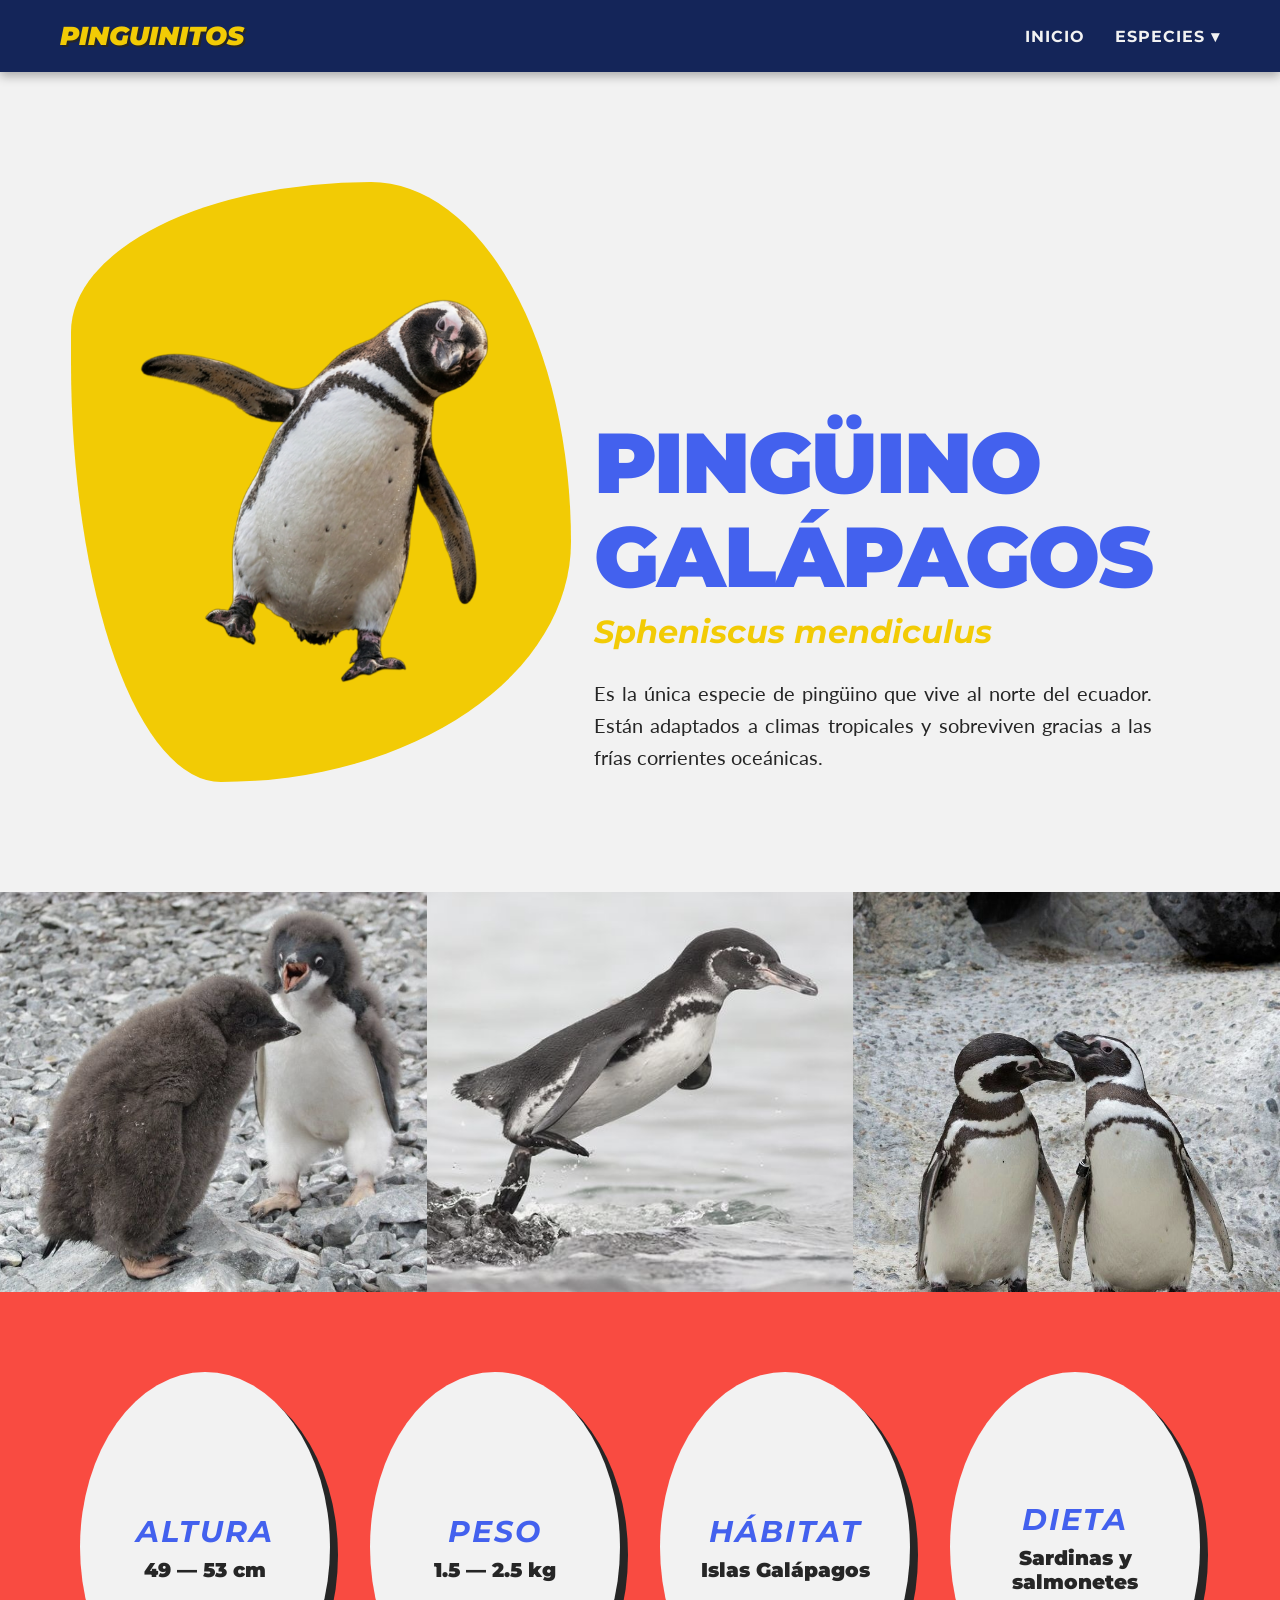
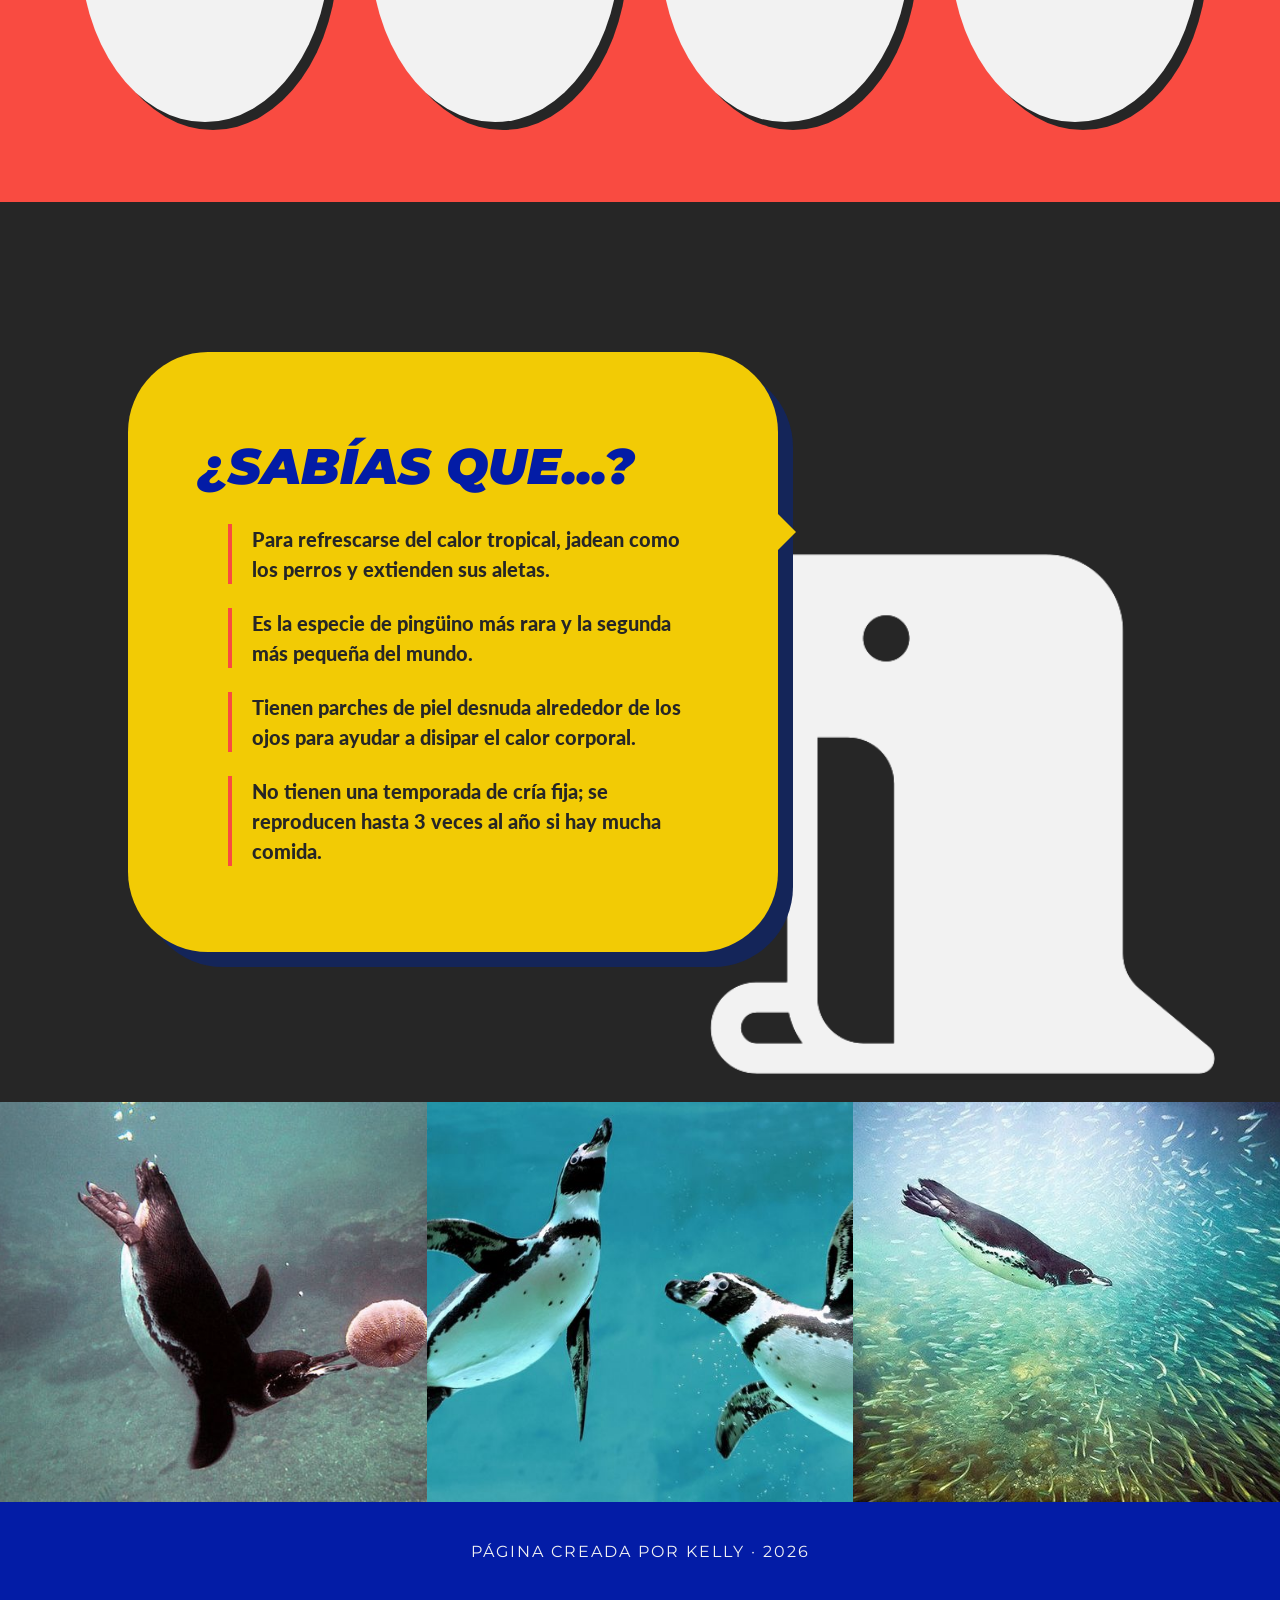
<file: galapagos.html>
<!DOCTYPE html>
<html lang="es">
<head>
    <meta charset="UTF-8">
    <meta name="viewport" content="width=device-width, initial-scale=1.0">
    <title>Galápagos | Pinguinitos</title>
    <link rel="stylesheet" href="style.css">
    <link href="https://fonts.googleapis.com/css2?family=Montserrat:wght@400;700;900&family=Lato:wght@400;700&display=swap" rel="stylesheet">
</head>
<body class="pagina-galapagos">

    <header>
        <a href="index.html" class="logo">PINGUINITOS</a>
        <nav>
            <a href="index.html">Inicio</a>
            <div class="dropdown">
                <a href="#" onclick="return false;">Especies ▾</a>
                <div class="dropdown-menu">
                    <a href="emperador.html">Emperador</a>
                    <a href="adelia.html">Adelia</a>
                    <a href="galapagos.html">Galápagos</a>
                    <a href="azul.html">Azul</a>
                    <a href="rey.html">Rey</a>
                    <a href="barbijo.html">Barbijo</a>
                </div>
            </div>
        </nav>
    </header>

    <section class= "pinguino-hero" id="pinguino-galapagos">
        <div class="pinguino-foto">    
            <img src="img/galapagos.png" alt="Pingüino Galápagos">
        </div>
        <div class="pinguino-info">
            <h1>Pingüino Galápagos</h1>
            <h2>Spheniscus mendiculus</h2>
            <p>Es la única especie de pingüino que vive al norte del ecuador. Están adaptados a climas tropicales y sobreviven gracias a las frías corrientes oceánicas.</p>
        </div>
    </section>

    <section class="galeria">
        <img src="img/galapagos1.jpg" alt="Galápagos en rocas">
        <img src="img/galapagos2.jpg" alt="Galápagos tomando sol">
        <img src="img/galapagos3.jpg" alt="Galápagos nadando">
    </section>

    <section class="datos-rapidos">
        <div class="dato-ovalo">
            <h3>Altura</h3>
            <p>49 — 53 cm</p>
        </div>
        <div class="dato-ovalo">
            <h3>Peso</h3>
            <p>1.5 — 2.5 kg</p>
        </div>
        <div class="dato-ovalo">
            <h3>Hábitat</h3>
            <p>Islas Galápagos</p>
        </div>
        <div class="dato-ovalo">
            <h3>Dieta</h3>
            <p>Sardinas y salmonetes</p>
        </div>
    </section>

    <section class="curiosidades">
        <div class="burbuja">
            <h3>¿Sabías que...?</h3>
            <ul>
                <li>Para refrescarse del calor tropical, jadean como los perros y extienden sus aletas.</li>
                <li>Es la especie de pingüino más rara y la segunda más pequeña del mundo.</li>
                <li>Tienen parches de piel desnuda alrededor de los ojos para ayudar a disipar el calor corporal.</li>
                <li>No tienen una temporada de cría fija; se reproducen hasta 3 veces al año si hay mucha comida.</li>
            </ul>
        </div>
        <div class="curiosidades-pinguino">
            <img src="img/pinguino.png" alt="Curiosidad">
        </div>
    </section>

    <section class="galeria">
        <img src="img/galapagos4.jpg" alt="Galápagos en el mar">
        <img src="img/galapagos5.jpg" alt="Crá de galapagos">
        <img src="img/galapagos6.jpg" alt="Galapagos buceando">
    </section>
    
    <footer>
        <p>Página creada por Kelly · 2026 </p> 
    </footer>  

</body>
</html>
</file>
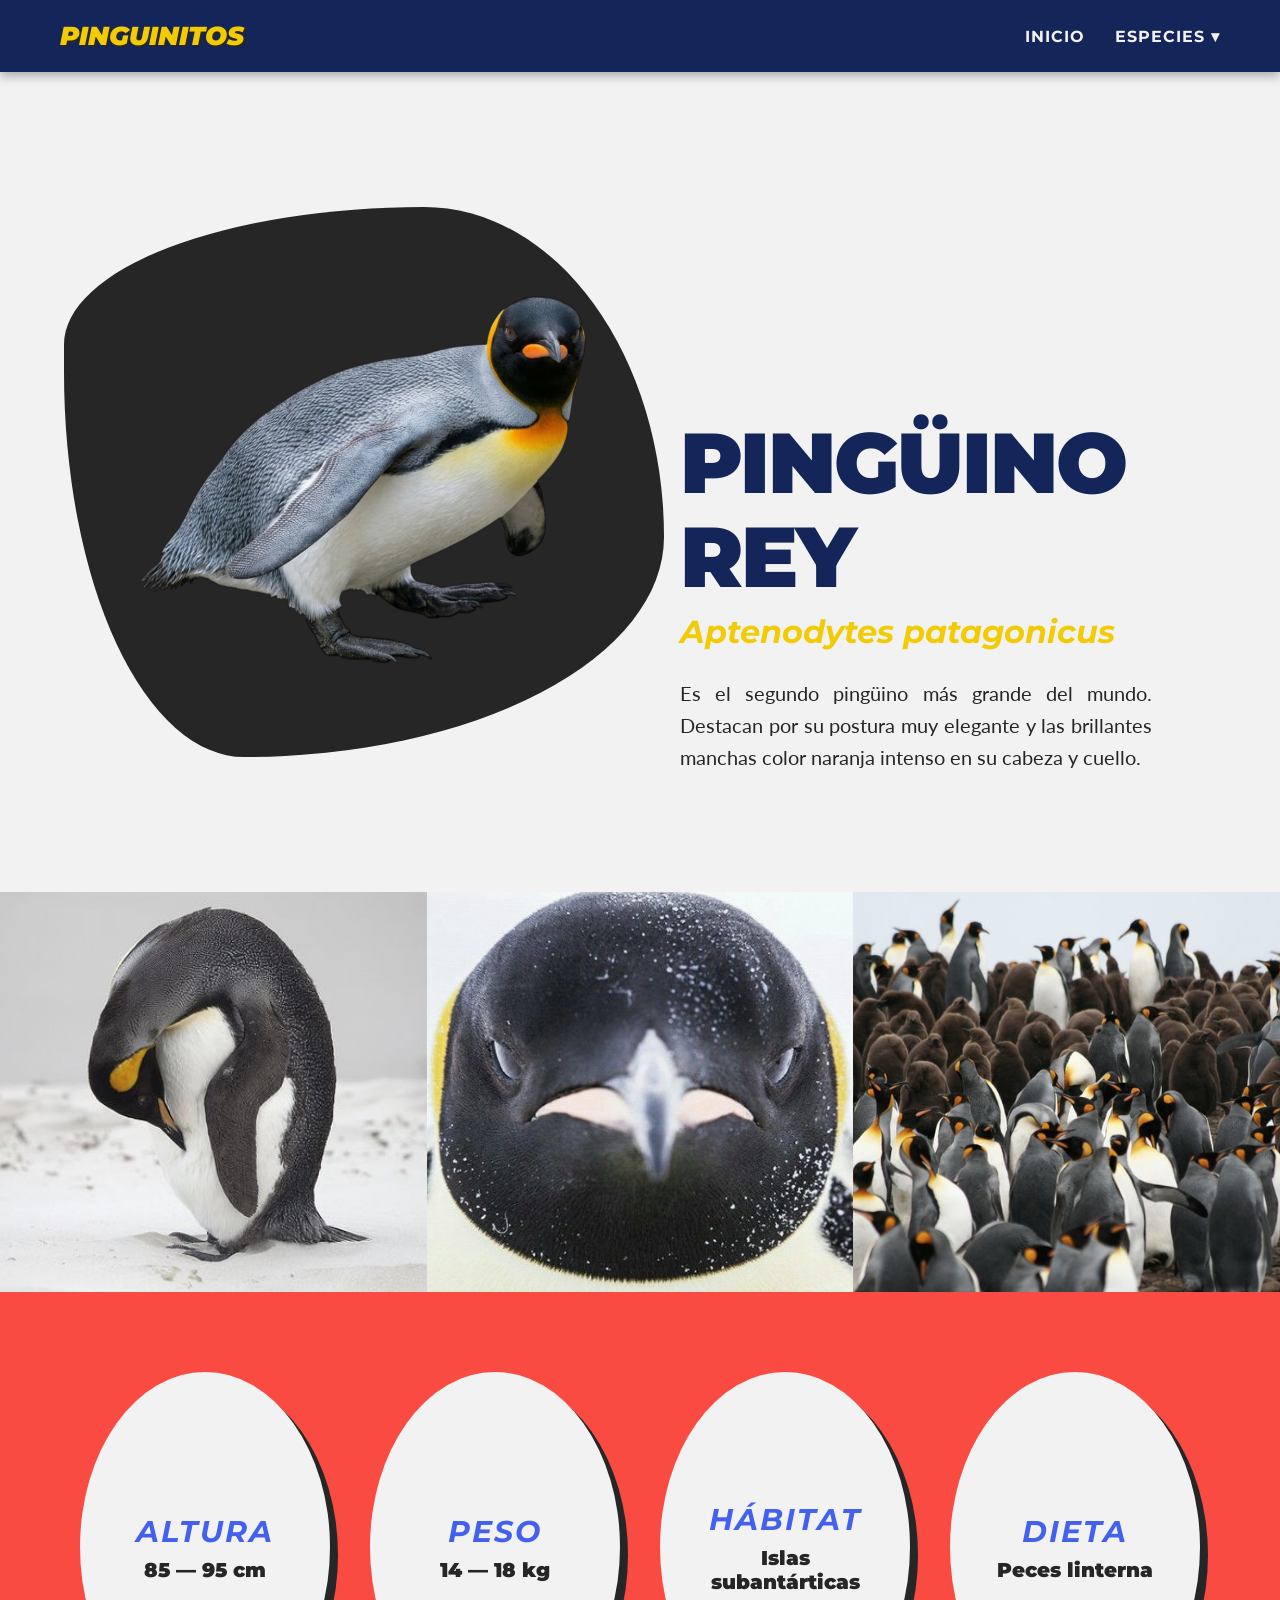
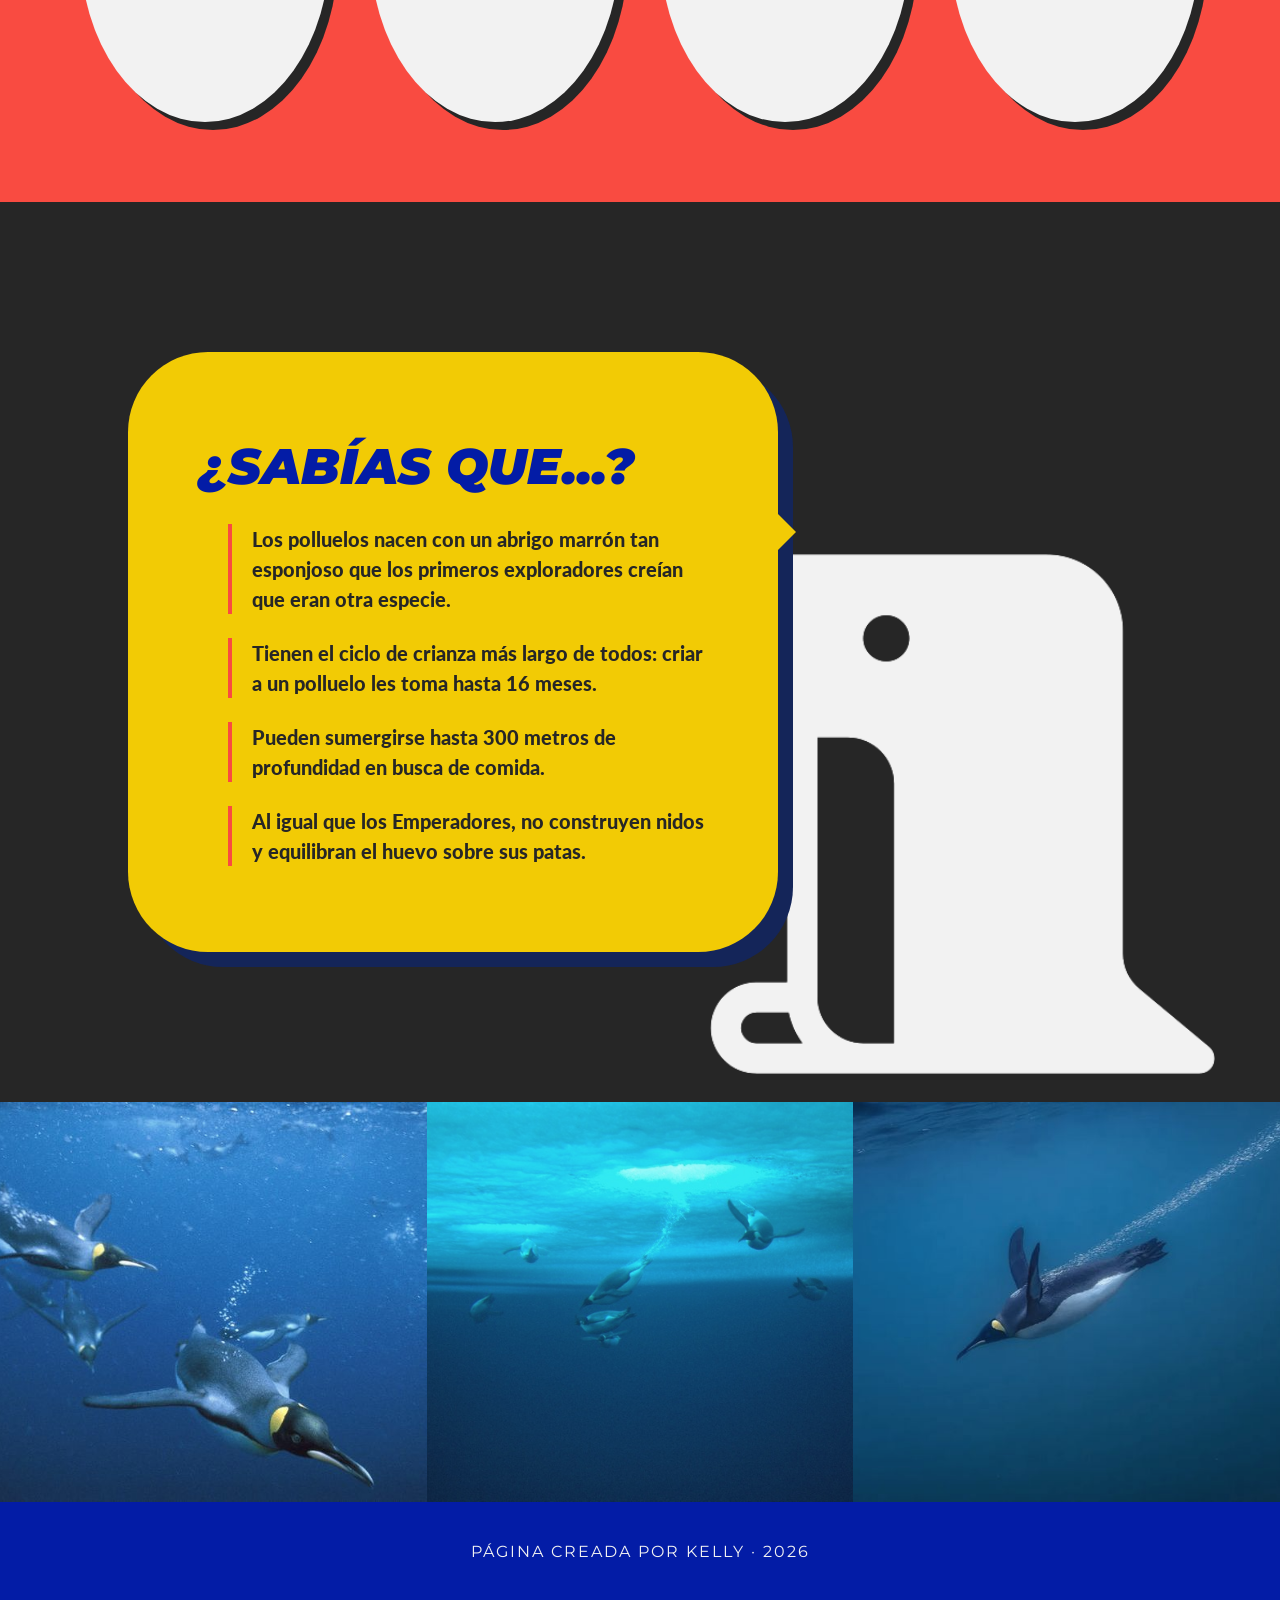
<file: rey.html>
<!DOCTYPE html>
<html lang="es">
<head>
    <meta charset="UTF-8">
    <meta name="viewport" content="width=device-width, initial-scale=1.0">
    <title>Rey | Pinguinitos</title>
    <link rel="stylesheet" href="style.css">
    <link href="https://fonts.googleapis.com/css2?family=Montserrat:wght@400;700;900&family=Lato:wght@400;700&display=swap" rel="stylesheet">
</head>
<body class="pagina-rey">

    <header>
        <a href="index.html" class="logo">PINGUINITOS</a>
        <nav>
            <a href="index.html">Inicio</a>
            <div class="dropdown">
                <a href="#" onclick="return false;">Especies ▾</a>
                <div class="dropdown-menu">
                    <a href="emperador.html">Emperador</a>
                    <a href="adelia.html">Adelia</a>
                    <a href="galapagos.html">Galápagos</a>
                    <a href="azul.html">Azul</a>
                    <a href="rey.html">Rey</a>
                    <a href="barbijo.html">Barbijo</a>
                </div>
            </div>
        </nav>
    </header>

    <section class= "pinguino-hero" id="pinguino-rey">
        <div class="pinguino-foto">    
            <img src="img/rey.png" alt="Pingüino Rey">
        </div>
        <div class="pinguino-info">
            <h1>Pingüino Rey</h1>
            <h2>Aptenodytes patagonicus</h2>
            <p>Es el segundo pingüino más grande del mundo. Destacan por su postura muy elegante y las brillantes manchas color naranja intenso en su cabeza y cuello.</p>
        </div>
    </section>

    <section class="galeria">
        <img src="img/rey1.jpg" alt="Rey en la costa">
        <img src="img/rey2.jpg" alt="Rey cantando">
        <img src="img/rey3.jpg" alt="Colonia inmensa de reyes">
    </section>

    <section class="datos-rapidos">
        <div class="dato-ovalo">
            <h3>Altura</h3>
            <p>85 — 95 cm</p>
        </div>
        <div class="dato-ovalo">
            <h3>Peso</h3>
            <p>14 — 18 kg</p>
        </div>
        <div class="dato-ovalo">
            <h3>Hábitat</h3>
            <p>Islas subantárticas</p>
        </div>
        <div class="dato-ovalo">
            <h3>Dieta</h3>
            <p>Peces linterna</p>
        </div>
    </section>

    <section class="curiosidades">
        <div class="burbuja">
            <h3>¿Sabías que...?</h3>
            <ul>
                <li>Los polluelos nacen con un abrigo marrón tan esponjoso que los primeros exploradores creían que eran otra especie.</li>
                <li>Tienen el ciclo de crianza más largo de todos: criar a un polluelo les toma hasta 16 meses.</li>
                <li>Pueden sumergirse hasta 300 metros de profundidad en busca de comida.</li>
                <li>Al igual que los Emperadores, no construyen nidos y equilibran el huevo sobre sus patas.</li>
            </ul>
        </div>
        <div class="curiosidades-pinguino">
            <img src="img/pinguino.png" alt="Curiosidad">
        </div>
    </section>

    <section class="galeria">
        <img src="img/rey4.jpg" alt="Cría de pingüino rey">
        <img src="img/rey5.jpg" alt="Rey en el agua">
        <img src="img/rey6.jpg" alt="Pareja de pingüinos rey">
    </section>
    
    <footer>
        <p>Página creada por Kelly · 2026 </p> 
    </footer>  

</body>
</html>
</file>
<file: style.css>
:root {
    --azul:  #031CA6;
    --azul-oscuro: #142559;
    --azul-claro: #4361EE;
    --rojo: #F94B41;
    --amarillo: #f2CB05;
    --blanco: #F2F2F2;
    --negro: #262626;

    --fuente-titulo: 'Montserrat', sans-serif;
    --fuente-texto:  'Lato', sans-serif;
}

* {
    margin: 0;
    padding: 0;
    box-sizing: border-box;
}


body {
    font-family: var(--fuente-texto);
    background-color: var(--blanco);
    color: var(--negro);
    overflow-x: hidden;
}

/*HERO-------------------------------------------*/

#hero {
    background-color: var(--azul);
    height: 100vh;
    display: flex;
    flex-direction: column;
    justify-content: center;
    align-items: center;
    position: relative;
    overflow: hidden;
}

.hero-imagen {
    position: relative;
    width: 600px;
    height: 600px;
}

.hero-imagen::before {
    content: "";
    position: absolute;
    width: 600px;
    height: 600px;
    background-color: var(--blanco);
    border-radius: 50%;
    top: 0;
    left: 0;
    z-index: 0;
}

.hero-imagen img {
    position: absolute;
    width: 90%;
    bottom: 5%;
    left: 50%;
    transform: translateX(-49%);
    z-index: 1;
}

#hero h1, #hero p {
    position: relative;
    z-index: 2;
    color: var(--amarillo);
    font-family: var(--fuente-titulo);
    text-align: center;
}

#hero h1 {
    font-size: 90px;
    font-weight: 900;
    font-style: italic;
    text-shadow: 4px 5px 0px var(--negro);
}

#hero p {
    font-size: 20px;
    font-weight: 700;
    color: var(--blanco);
    text-shadow: 2px 2px 0px var(--negro);
    margin-top: -10px;
}

/*HEADER----------------------------------------*/

header {
    background-color: var(--azul-oscuro);
    padding: 20px 60px;
    display: flex;
    justify-content: space-between;
    align-items: center;
    position: sticky;
    top: 0;
    z-index: 100;
    box-shadow: 0 4px 10px rgba(0, 0, 0, 0.3);
}

.logo {
    color: var(--amarillo);
    font-family: var(--fuente-titulo);
    font-size: 26px;
    font-weight: 900;
    font-style: italic;
    text-decoration: none;
    text-shadow: 2px 2px 0px var(--negro);
    transition: transform 0.2s ease;
}

.logo:hover {
    transform: scale(1.05); 
}

header nav {
    display: flex;
    gap: 30px;
    align-items: center;
}

header nav a {
    color: var(--blanco);
    text-decoration: none;
    font-family: var(--fuente-titulo);
    font-weight: 700;
    font-size: 16px; 
    text-transform: uppercase; 
    letter-spacing: 1px;
    position: relative; 
    padding: 5px 0;
    transition: color 0.3s ease;
}

header nav a:hover {
    color: var(--amarillo);
}

header nav a::after {
    content: '';
    position: absolute;
    width: 0;
    height: 3px;
    bottom: 0;
    left: 0;
    background-color: var(--amarillo);
    transition: width 0.3s ease;
}

header nav a:hover::after {
    width: 100%;
}

/*IMPACTOOOO----------------------*/
#impacto {
    display: flex;
    height: 100vh;
    background-color: var(--negro);
    overflow: hidden;
}

.impacto-imagen {
    width: 50%;
    background-color: var(--blanco);
    display: flex;
    align-items: center;
    justify-content: center;
    border-radius: 0 400px 400px 0;
}

.impacto-imagen img {
    width: 80%;
    transform: translateX(-10%);
    object-fit: contain;
}

.impacto-texto {
    width: 50%;
    background-color: var(--negro);
    display: flex;
    flex-direction: column;
    justify-content: center;
    padding: 5% 8%
}

.impacto-dato {
    font-family: var(--fuente-titulo);
    font-size: 100px;
    font-weight: 900;
    line-height: 1;
    margin-bottom: 10px;
    color: var(--amarillo);
}

.impacto-subtitulo {
    font-family: var(--fuente-titulo);
    font-size: 36px;
    color: var(--blanco);
    margin-bottom: 5px;
}

.impacto-frase {
    font-family: var(--fuente-titulo);
    font-size: 30px;
    color: var(--rojo);
    font-weight: 600;
}


/*PROBLEMATICA----------------------------------*/

#problematicas {
    background: linear-gradient(to bottom, var(--negro) 50%, var(--blanco) 50%);
    display: flex;
    flex-direction: column;
    align-items: center;
    padding-top: 60px;
}

.problematicas-cards {
    display: flex;
    justify-content: center;
    gap: 40px;  
    width: 100%;
    max-width: 1200px; 
    padding: 0 20px;
    z-index: 2; 
}

.problema-card {
    background-color: var(--rojo);
    border-radius: 16px;
    padding: 40px 30px;
    width: 320px;
    height: 600px;
    display: flex;
    flex-direction: column;
    align-items: center;
    justify-content: center;
    text-align: center;
    gap: 16px;
    box-shadow: 0 10px 30px rgba(0, 0, 0, 0.2); 
    transition: transform 0.3s ease;
}

.problema-card:hover {
    transform: translateY(-10px); 
}

.problema-icono {
    font-size: 100px;
    height: 100px;
    object-fit: contain;
    margin-bottom: 10px;
}

.problema-card h3 {
    display: flex;
    font-family: var(--fuente-titulo);
    color: var(--negro);
    text-transform: uppercase;
    font-size: 22px;
    font-weight: 900;
}

.problema-card p {
    color: var(--blanco);
    font-size: 16px;
    line-height: 1.6;
    text-align: justify;
    padding: 5%;
    width: 100%;
}

.problematicas-frase {
    width: 100%;
    background-color: transparent; 
    padding: 60px 20px 40px 20px;
    text-align: center;
}

.problematicas-frase p {
    font-family: var(--fuente-titulo);
    font-size: 28px;
    font-weight: 900;
    color: var(--azul-oscuro); 
    text-transform: uppercase;
    letter-spacing: 1px;
}


/*AAAAAAAAAAAAAAAAAA*/

main {
    background-color: var(--blanco);
    padding: 20px;
    display: flex;
    flex-wrap: wrap;
    gap: 20px;
    justify-content: center;
}

.card {
    width: calc(33.333% - 14px);
    height: 400px;
    border-radius: 20px;
    text-decoration: none;
    display: flex;
    flex-direction: column;
    align-items: center;
    justify-content: flex-end;
    padding: 20px;
    transform: 0.3s ease;
}

.card img {
    width: 100%;
    height: 200px;
    object-fit: contain;
    flex:1;
}

.card h2 {
    font-family: var(--fuente-titulo);
    font-size: 20px;
    font-weight: 900;
    margin-top: 10px;
    text-transform: uppercase;
    color: var(--blanco);
    text-align: center;
    margin-top: 12px;
    font-style:italic;


}

.card:hover {
    transform: translateY(-8px);
    box-shadow: 0 5px 40px rgba(0, 0, 0, 0.3);
}

#card-emperador { background-color: var(--azul); }
#card-adelia    { background-color: var(--azul-claro); }
#card-galapagos { background-color: var(--amarillo); }
#card-azul      { background-color: var(--rojo); }
#card-rey       { background-color: var(--negro); }
#card-barbijo   { background-color: var(--azul-oscuro); }


/*Footer-----------------------------------------------------*/

footer {
    padding: 40px 60px;
    background-color: var(--azul);
    display: flex;
    justify-content: center;
    align-items: center;
}

footer p{
    color: var(--blanco);
    font-family: var(--fuente-titulo);
    font-weight: 400;
    letter-spacing: 2px;
    text-transform: uppercase;
}

/*PPPPPPPPPPPPP---------------------------------------------*/

.dropdown {
    position: relative;
    display: inline-block;
}

.dropdown-menu {
    display: none; 
    position: absolute;
    background-color: var(--azul-oscuro);
    min-width: 150px;
    box-shadow: 0px 8px 16px 0px rgba(0,0,0,0.3);
    z-index: 200; 
    border-radius: 10px;
    top: 100%; 
    left: 50%;
    transform: translateX(-50%);
    overflow: hidden;
    padding:  8px 0;
}

.dropdown > a {
    cursor: default;
}

.dropdown:hover .dropdown-menu {
    display: block;
}

.dropdown-menu a {
    color: var(--blanco);
    padding: 15px 20px;
    text-decoration: none;
    display: block;
    font-size: 14px;
    text-transform: capitalize; 
    transition: background-color 0.2s;
}

.dropdown-menu a:hover {
    background-color: var(--azul);
    color: var(--amarillo);
    width: 100%;
}

.dropdown-menu a::after {
    display: none;
}

/*PINGU2--------------------------------------------*/

.pinguino-hero {
    display: flex;
    justify-content: center;
    align-items: center; 
    background: var(--blanco);
    padding: 60px 10%;
    gap: 80px; 
    min-height: calc(100vh - 80px);
}

.pinguino-foto {
    position: relative;
    z-index: 1;
    flex: 1;
    display: flex;
    justify-content: center; 
    align-items: center;
    min-height: clamp(300px, 60vw, 650px);
}

.pinguino-foto::before {
    content: "";
    position: absolute;
    top: 50%;
    left: 50%;
    transform: translate(-50%, -50%);
    width: min(550px, 85vw);
    height: min(700px, 110vw);
    background-color: var(--azul);
    border-radius: 60% 40% 70% 30% / 25% 60% 40% 70%;
    z-index: 0;
}

.pinguino-foto img {
    position: relative; 
    z-index: 1;
    width: 100%;
    max-width: 300px;
    object-fit: contain;
}

.pinguino-info {
    flex: 1;
    max-width: 600px;
    display: flex;
    flex-direction: column;
    justify-content: center;
    margin-top: 25vh; 
}

.pinguino-info h1 {
    font-family: var(--fuente-titulo);
    font-size: 85px; 
    font-weight: 900;
    line-height: 1.1; 
    margin-bottom: 10px;
    color: var(--rojo);
    text-transform: uppercase;
    letter-spacing: -2px; 
}

.pinguino-info h2 {
    font-family: var(--fuente-titulo); 
    font-size: 32px;
    font-weight: 700;
    font-style: italic;
    line-height: 1.2;
    margin-bottom: 25px;
    color: var(--amarillo);
}

.pinguino-info p {
    font-family: var(--fuente-texto);
    font-size: 20px;
    line-height: 1.6; 
    color: var(--negro);
    text-align: justify;
}

.pagina-galapagos .pinguino-info h1 { color: var(--azul-claro); }
.pagina-adelia .pinguino-info h1    { color: var(--rojo); }
.pagina-azul .pinguino-info h1      { color: var(--azul); }
.pagina-rey .pinguino-info h1       { color: var(--azul-oscuro); }
.pagina-barbijo .pinguino-info h1   { color: var(--azul-oscuro); }

#pinguino-adelia .pinguino-foto img,
#pinguino-galapagos .pinguino-foto img,
#pinguino-azul .pinguino-foto img,
#pinguino-rey .pinguino-foto img,
#pinguino-barbijo .pinguino-foto img {
    max-width: 550px;
}

#pinguino-galapagos .pinguino-foto::before {
    width: min(500px, 80vw);
    height: min(600px, 95vw);
    background-color: var(--amarillo);
    border-radius: 60% 40% 70% 30% / 25% 60% 40% 70%;
}

#pinguino-azul .pinguino-foto::before {
    width: min(600px, 85vw);
    height: min(500px, 80vw);
    background-color: var(--rojo);
    border-radius: 60% 40% 70% 30% / 25% 60% 40% 70%;
}

#pinguino-adelia .pinguino-foto::before {
    width: min(600px, 85vw);
    height: min(600px, 95vw);
    background-color: var(--azul-claro);
    border-radius: 60% 40% 70% 30% / 25% 60% 40% 70%;
}

#pinguino-rey .pinguino-foto::before {
    width: min(600px, 85vw);
    height: min(550px, 88vw);
    background-color: var(--negro);
    border-radius: 60% 40% 70% 30% / 25% 60% 40% 70%;
}

#pinguino-barbijo .pinguino-foto::before {
    width: min(600px, 85vw);
    height: min(650px, 100vw);
    left: 50%;
    background-color: var(--azul-oscuro);
    border-radius: 60% 40% 70% 30% / 25% 60% 40% 70%;
}


/*GAAAAAAL---*/

.galeria {
    display: flex;
    gap: 0;
    height: 400px;
}

.galeria img {
    width: 33.333%;
    height: 100%;
    object-fit: cover;
    filter: grayscale(20%);
    transition: filter 0.3s ease, transform 0.3s ease;
}

.galeria img:hover {
    filter: grayscale(0%);
    transform: scale(1.02);
}

/*Datos*/

.datos-rapidos {
    background-color: var(--rojo);
    display: flex;
    justify-content: center;
    align-items: center;
    gap: 40px;
    padding: 80px 60px;
    flex-wrap: wrap;
}

.dato-ovalo {
    background-color: var(--blanco);
    border-radius: 50%;
    width: 250px;
    height: 350px;
    box-shadow: 8px 8px 0px var(--negro);
    display: flex;
    flex-direction: column;
    align-items: center;
    justify-content: center;
    text-align: center;
    padding: 3%;
    gap: 8px;
}

.dato-ovalo:hover {
    transform: scale(1.02);
}

.dato-ovalo h3 {
    font-family: var(--fuente-titulo);
    font-size: 30px;
    font-weight: 700;
    color: var(--azul-claro);
    text-transform: uppercase;
    letter-spacing: 2px;
    font-style: italic;
    
}

.dato-ovalo p {
    font-family: var(--fuente-titulo);
    font-size: 20px;
    font-weight: 900;
    color: var(--negro);
}

/* CURIOSIDADES -----------------------------------*/
.curiosidades {
    height: 100vh;
    background-color: var(--negro);
    display: flex;
    align-items: center;
    justify-content: flex-start;
    padding: 80px 10%;
    position: relative;
    overflow: hidden;
}

.burbuja {
    background-color: var(--amarillo);
    border-radius: 80px;
    padding: 50px;
    min-height: 400px;
    height: 600px;
    max-width: 650px;
    position: relative;
    z-index: 2;
    padding: 60px 70px;
    display: flex;
    flex-direction: column;
    justify-content: center;
    box-shadow: 15px 15px 0px var(--azul-oscuro);
    
}

.burbuja::after {
    content: "";
    position: absolute;
    right: -48px;
    top: 30%;
    transform: translateY(-50%);
    border: 30px solid transparent;
    border-left-color: var(--amarillo);
}

.burbuja h3 {
    font-family: var(--fuente-titulo);
    font-size: 50px;
    font-style: italic;
    font-weight: 900;
    color: var(--azul);
    margin-bottom: 30px;
    line-height: 1.1;
    text-transform: uppercase;
}

.burbuja ul {
    list-style: none;
    display: flex;
    flex-direction: column;
    gap: 24px;
    padding-left: 30px;
}

.burbuja ul li {
    font-family: var(--fuente-texto);
    font-size: 20px;
    color: var(--negro);
    padding-left: 20px;
    border-left: 4px solid var(--rojo);
    line-height: 1.5;
    font-weight: 900;
}

.curiosidades-pinguino {
    position: absolute;
    right: 50px;
    bottom: 10px;
}

.curiosidades-pinguino img {
    width: 550px;
    object-fit: contain;
}


/*_______________________*/


@media (max-width: 992px) {
    
    .pinguino-hero {
        flex-direction: column;
        margin-top: 0;
        gap: 40px;
        text-align: center;
        padding-top: 40px;
    }

    
    .pinguino-info {
        margin-top: 0;
        align-items: center;
    }
    
    .pinguino-info p {
        text-align: center;
    }

    #impacto {
        flex-direction: column;
        height: auto;
    }
    
    .impacto-imagen, .impacto-texto {
        width: 100%;
        padding: 40px;
    }

    .impacto-imagen {
        border-radius: 0 0 100px 100px;
    }

    .problematicas-cards {
        flex-wrap: wrap;
    }
    
    .card {
        width: calc(50% - 10px); 
    }

    .curiosidades {
        height: auto;
        padding-bottom: 350px; 
        justify-content: center;
    }
    
    .burbuja {
        max-width: 100%;
    }
}

/* 2. PARA CELULARES (hasta 768px) */
@media (max-width: 768px) {

    header {
        flex-direction: column;
        gap: 15px;
        padding: 15px 20px;
    }

    /* HERO INDEX: compacto y proporcional al viewport */
    #hero {
        height: 100svh;
        padding: 20px 16px;
        justify-content: center; 
        gap: 25px; 
    }

    #hero h1 {
        font-size: clamp(36px, 12vw, 55px);
        margin-top: 0;
    }

    #hero p {
        font-size: clamp(13px, 4vw, 18px);
        margin-top: -5px;
    }

    .hero-imagen {
        width: min(260px, 65vw);
        height: min(260px, 65vw);
    }

    .hero-imagen::before {
        width: 100%;
        height: 100%;
    }

    /* IMPACTO */
    .impacto-dato { font-size: 60px; }
    .impacto-subtitulo { font-size: 28px; }

    /* CARDS INICIO */
    .card { width: 100%; }

    /* PROBLEMATICAS: una columna centrada */
    .problematicas-cards {
        flex-direction: column;
        align-items: center;
        padding: 0 16px;
        gap: 24px;
    }

    .problema-card {
        width: 100%;
        max-width: 380px;
        height: auto;
        padding: 30px 20px;
    }

    /* PÁGINAS DE ESPECIE — contenedor en columna */
    .pinguino-hero {
        flex-direction: column;
        padding: 30px 16px 32px;
        gap: 0;
        min-height: unset;
        align-items: center;
    }

    /* Blob: llena el contenedor con forma orgánica */
    .pinguino-foto::before,
    #pinguino-galapagos .pinguino-foto::before,
    #pinguino-azul .pinguino-foto::before,
    #pinguino-adelia .pinguino-foto::before,
    #pinguino-rey .pinguino-foto::before,
    #pinguino-barbijo .pinguino-foto::before {
        width: 90%;
        height: 90%;
        top: 50%;
        left: 50%;
        transform: translate(-50%, -50%);
        border-radius: 60% 40% 70% 30% / 25% 60% 40% 70%;
        
    }

    .pinguino-foto {
        width: min(320px, 85vw); 
        height: min(360px, 95vw);
        min-height: unset !important;
        flex: none;
        margin: 0 auto; 
        background-color: transparent !important;
    }

    .pinguino-foto img,
    #pinguino-adelia .pinguino-foto img,
    #pinguino-galapagos .pinguino-foto img,
    #pinguino-azul .pinguino-foto img,
    #pinguino-rey .pinguino-foto img,
    #pinguino-barbijo .pinguino-foto img {
        width: 100%; /* Aumentado de 85% a 100% para que llene el blob */
        max-width: 100% !important; /* Eliminada la restricción anterior */
        max-height: 100%;
        object-fit: contain; /* ¡Clave! Escala proporcionalmente y centra la imagen */
        background-color: transparent !important;
    }

    /* Info debajo de la foto */
    .pinguino-info {
        flex: none;
        max-width: 100%;
        width: 100%;
        margin-top: 30px !important; 
        padding: 0 8px;
        align-items: center;
        text-align: center;
    }

    /* Ajuste individual por forma de cada pingüino */
    #pinguino-azul .pinguino-foto {
        height: min(240px, 65vw); 
    }
    #pinguino-azul .pinguino-foto img {
        max-width: 100% !important;
        width: 100%;
    }

    /* Info debajo de la foto */
    .pinguino-info {
        flex: none;
        max-width: 100%;
        width: 100%;
        margin-top: 16px !important;
        padding: 0 8px;
        align-items: center;
        text-align: center;
    }

    .pinguino-info p { text-align: center; }
    .pinguino-info h1 { font-size: clamp(32px, 10vw, 42px); line-height: 1; letter-spacing: -1px; }
    .pinguino-info h2 { font-size: 17px; margin-bottom: 12px; }
    .pinguino-info p  { font-size: 15px; }

    /* GALERIA */
    .galeria {
        flex-direction: column;
        height: auto;
    }

    .galeria img {
        width: 100%;
        height: 180px;
    }

    /* DATOS RAPIDOS */
    .datos-rapidos {
        gap: 14px;
        padding: 30px 16px;
    }

    .dato-ovalo {
        width: 140px;
        height: 185px;
        padding: 4%;
        box-shadow: 5px 5px 0px var(--negro);
    }

    .dato-ovalo h3 { font-size: 16px; letter-spacing: 1px; }
    .dato-ovalo p  { font-size: 14px; }

    /* CURIOSIDADES */
    .curiosidades {
        padding: 30px 16px 200px;
        justify-content: center;
    }

    .burbuja {
        width: 100%;
        padding: 28px 20px;
        height: auto;
        min-height: auto;
        border-radius: 24px;
        box-shadow: 6px 6px 0px var(--azul-oscuro);
    }

    .burbuja::after { display: none; }
    .burbuja h3 { font-size: 28px; margin-bottom: 20px; }
    .burbuja ul { padding-left: 0; gap: 14px; }
    .burbuja ul li { font-size: 15px; }

    /* FOOTER */
    footer { padding: 20px 16px; }
    footer p { font-size: 12px; letter-spacing: 1px; }

    .curiosidades-pinguino {
        right: 50%;
        transform: translateX(50%);
        bottom: -10px;
    }

    .curiosidades-pinguino img { width: 180px; }
}
</file>
